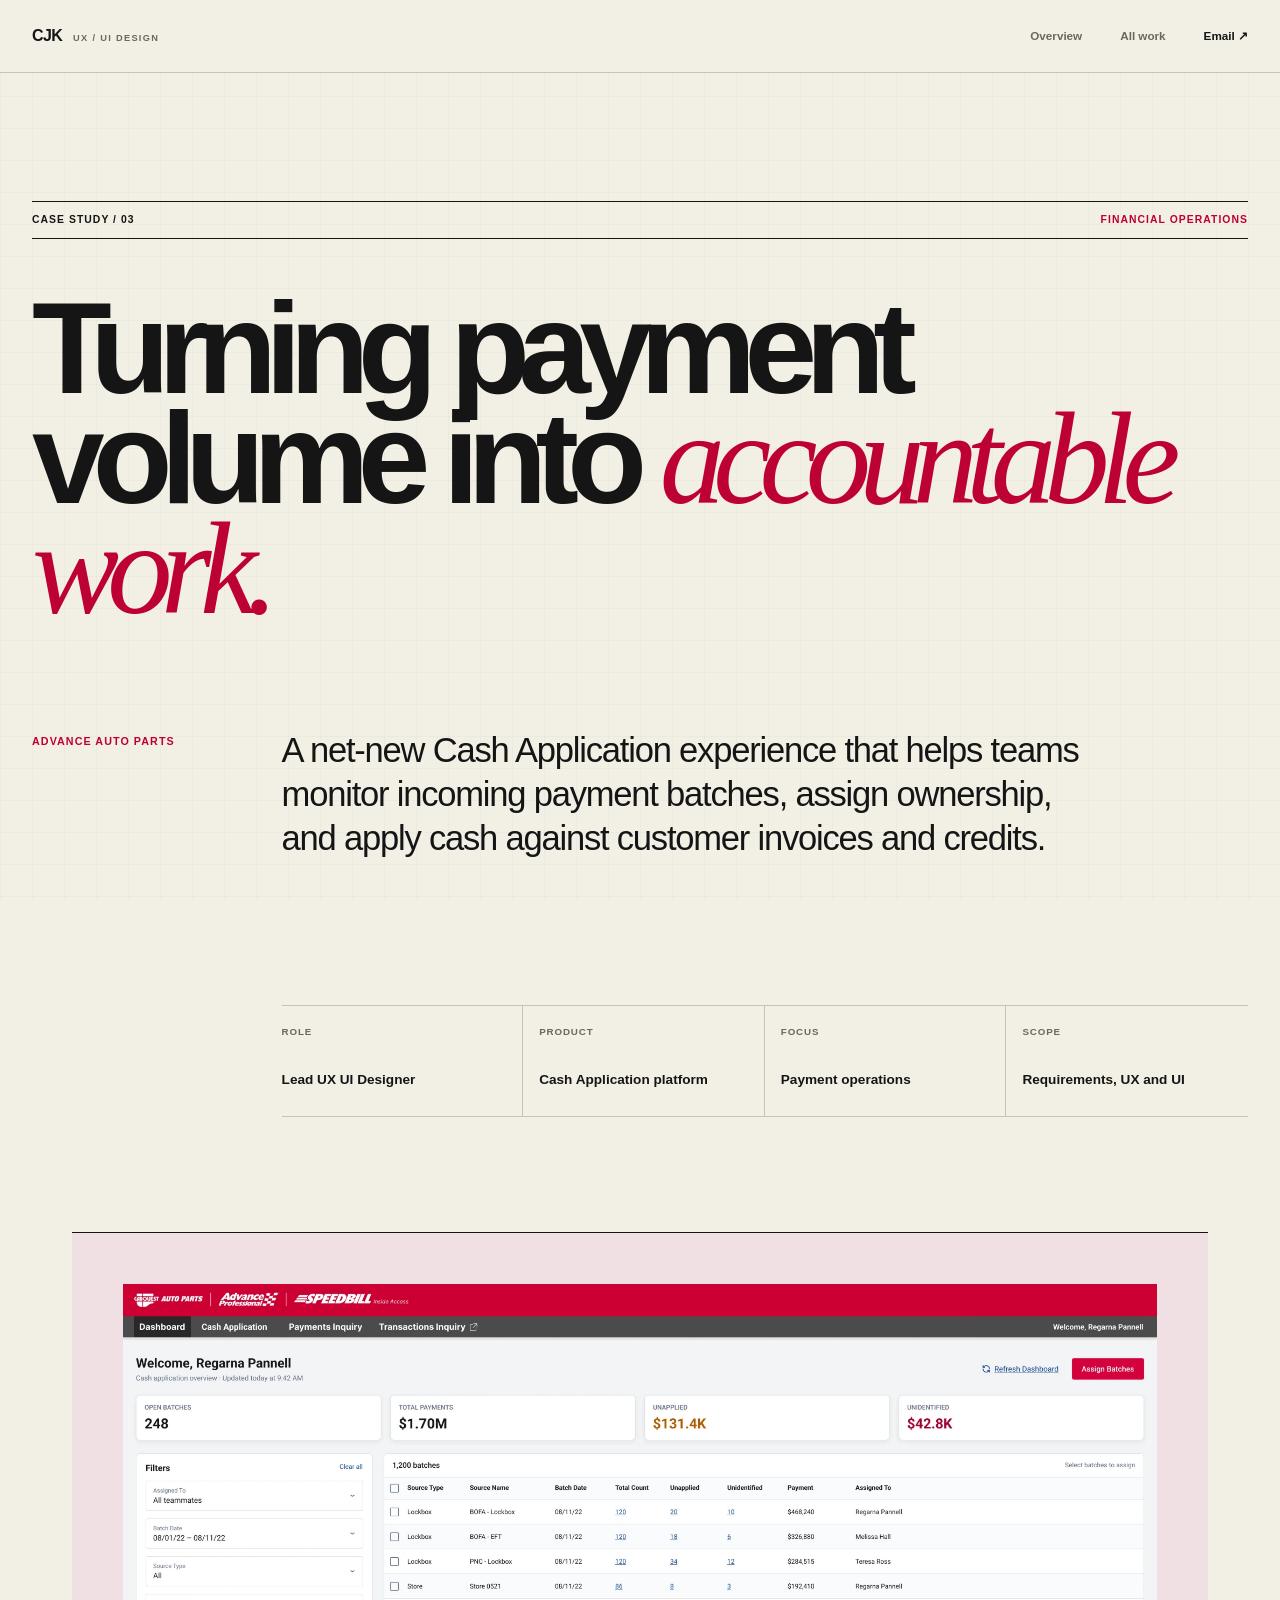
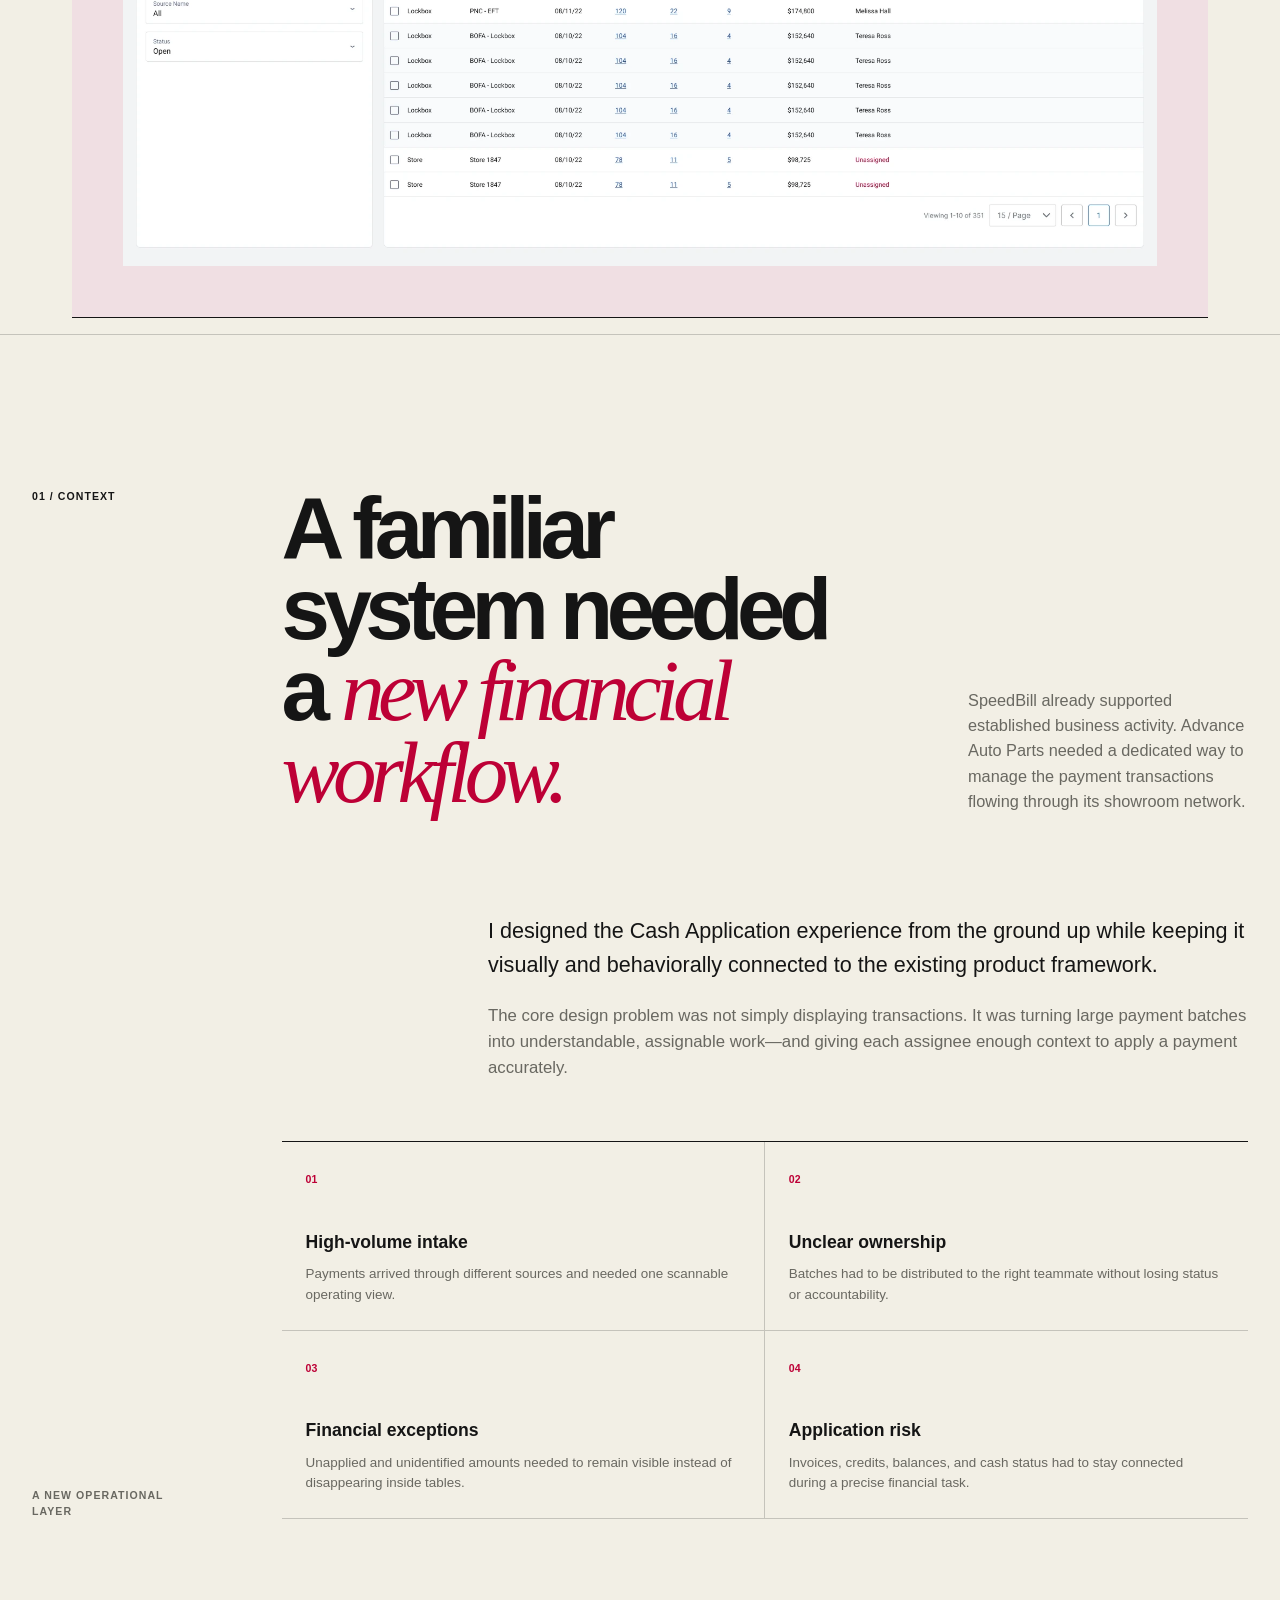
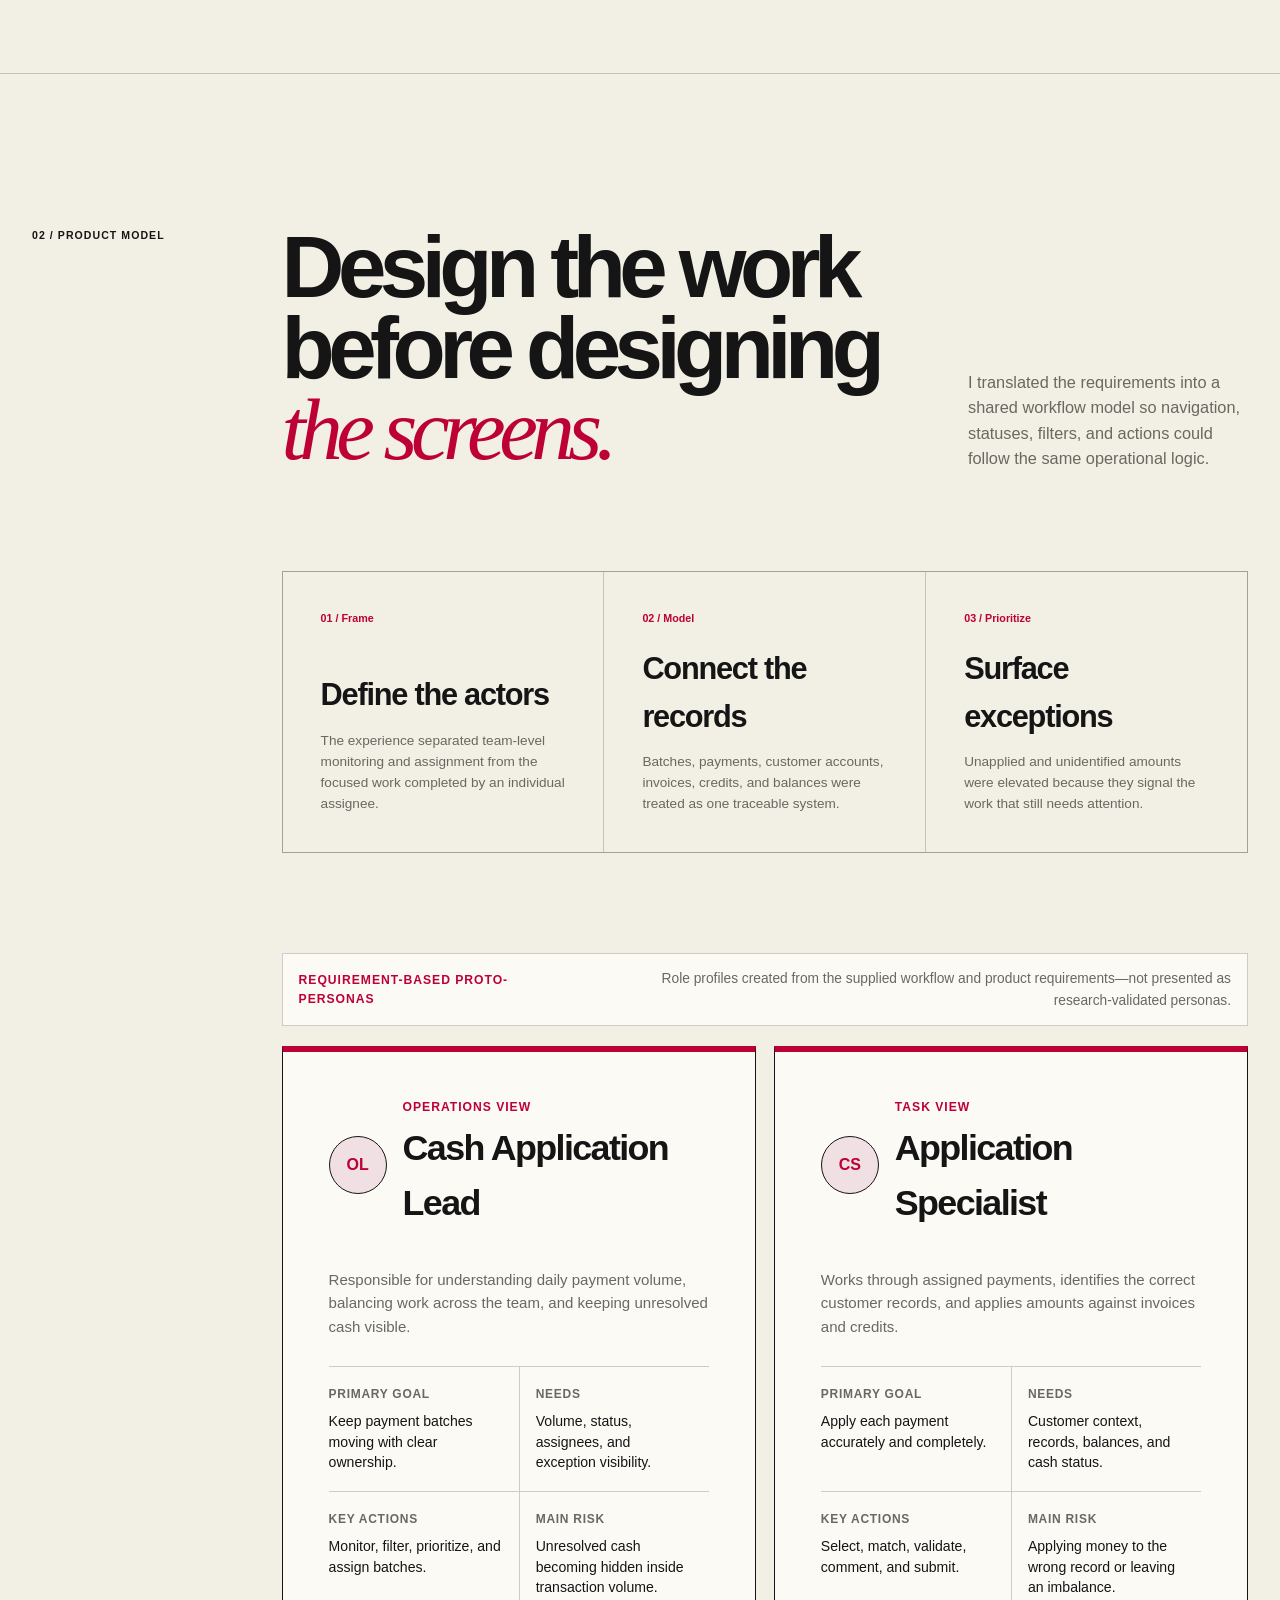
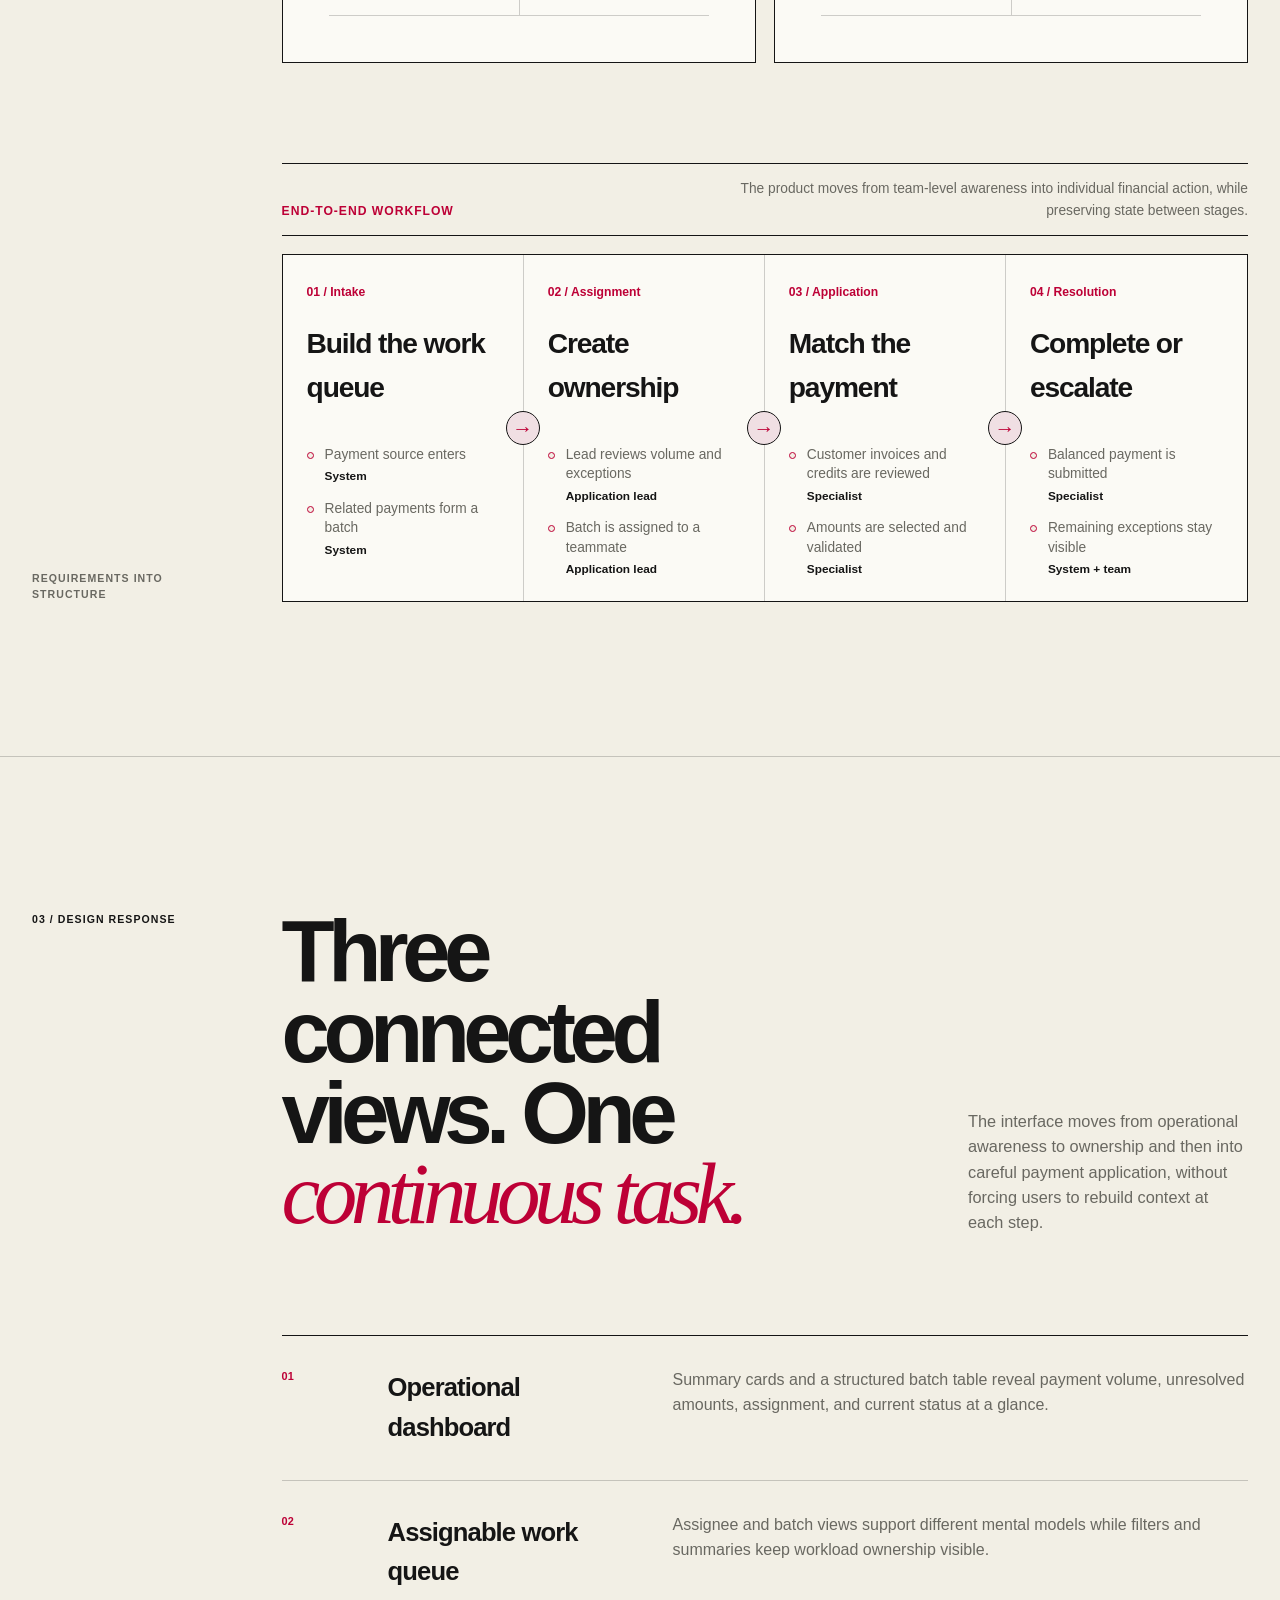
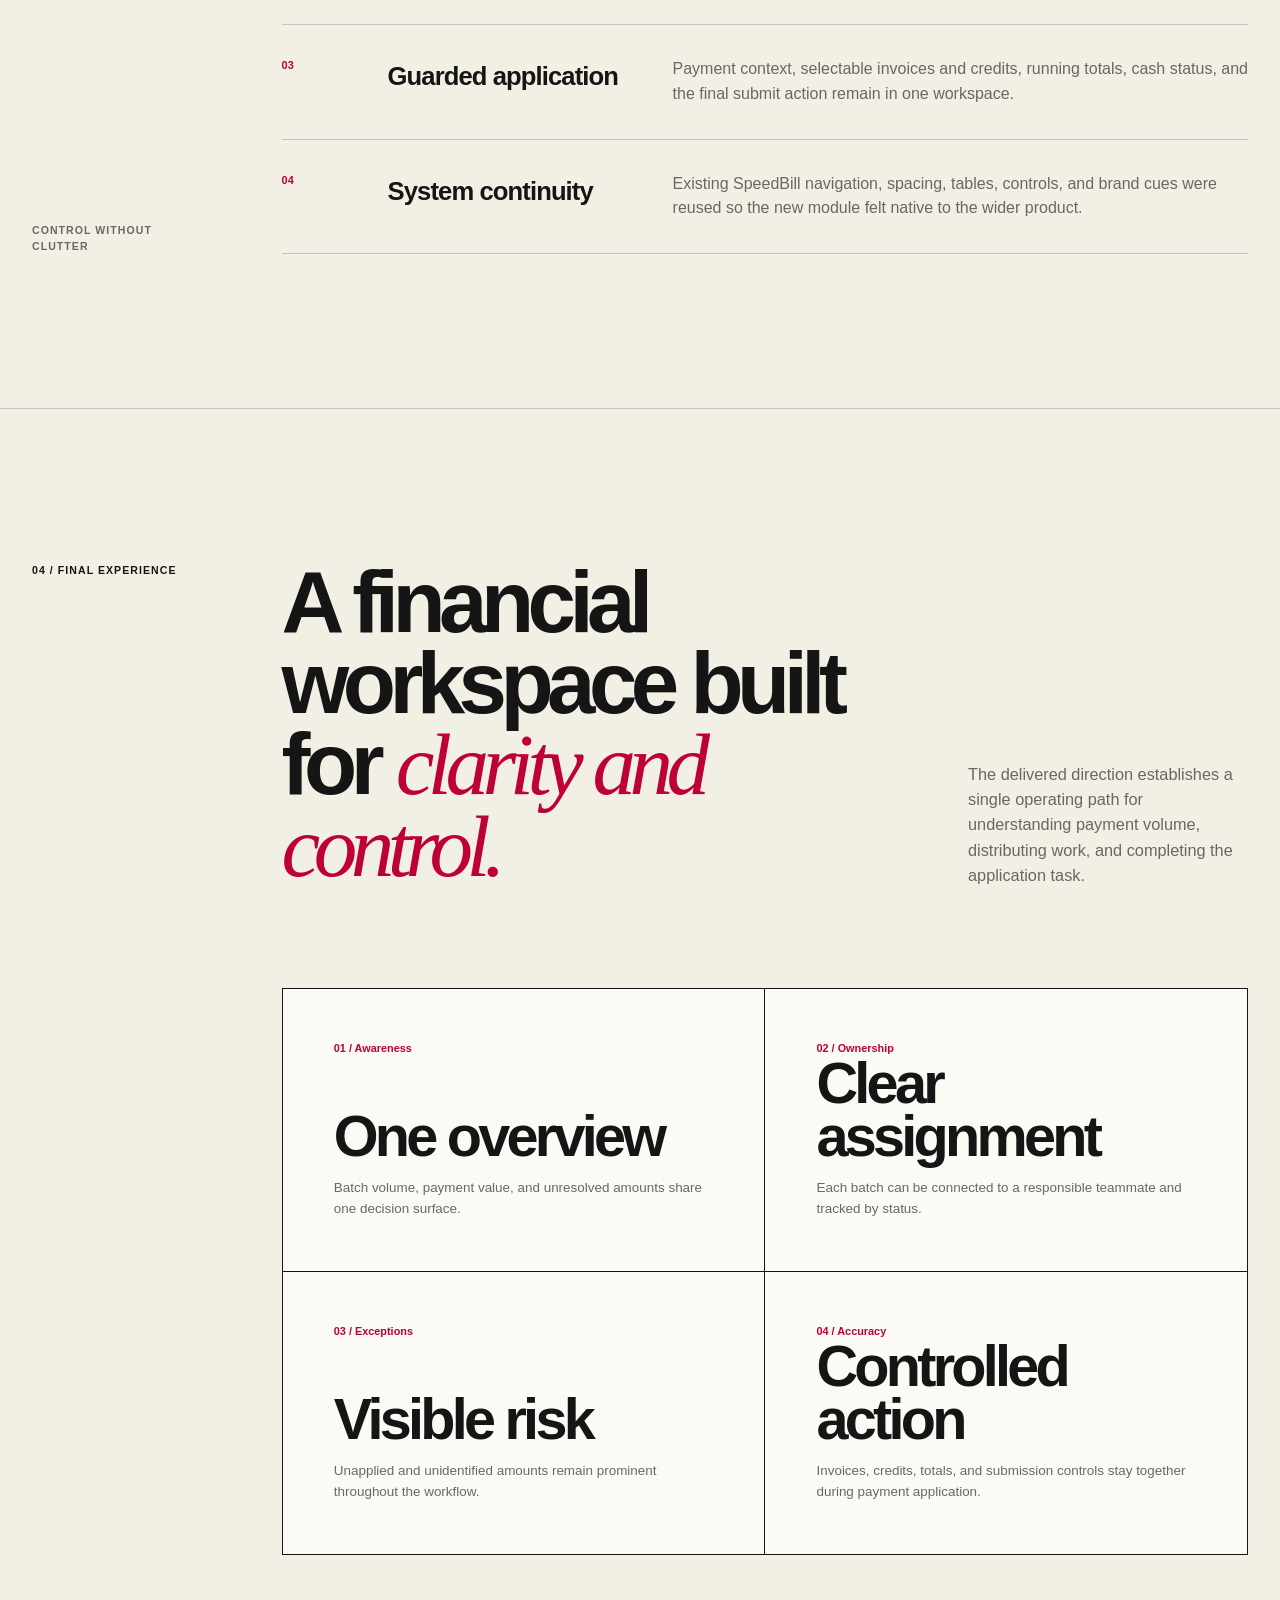
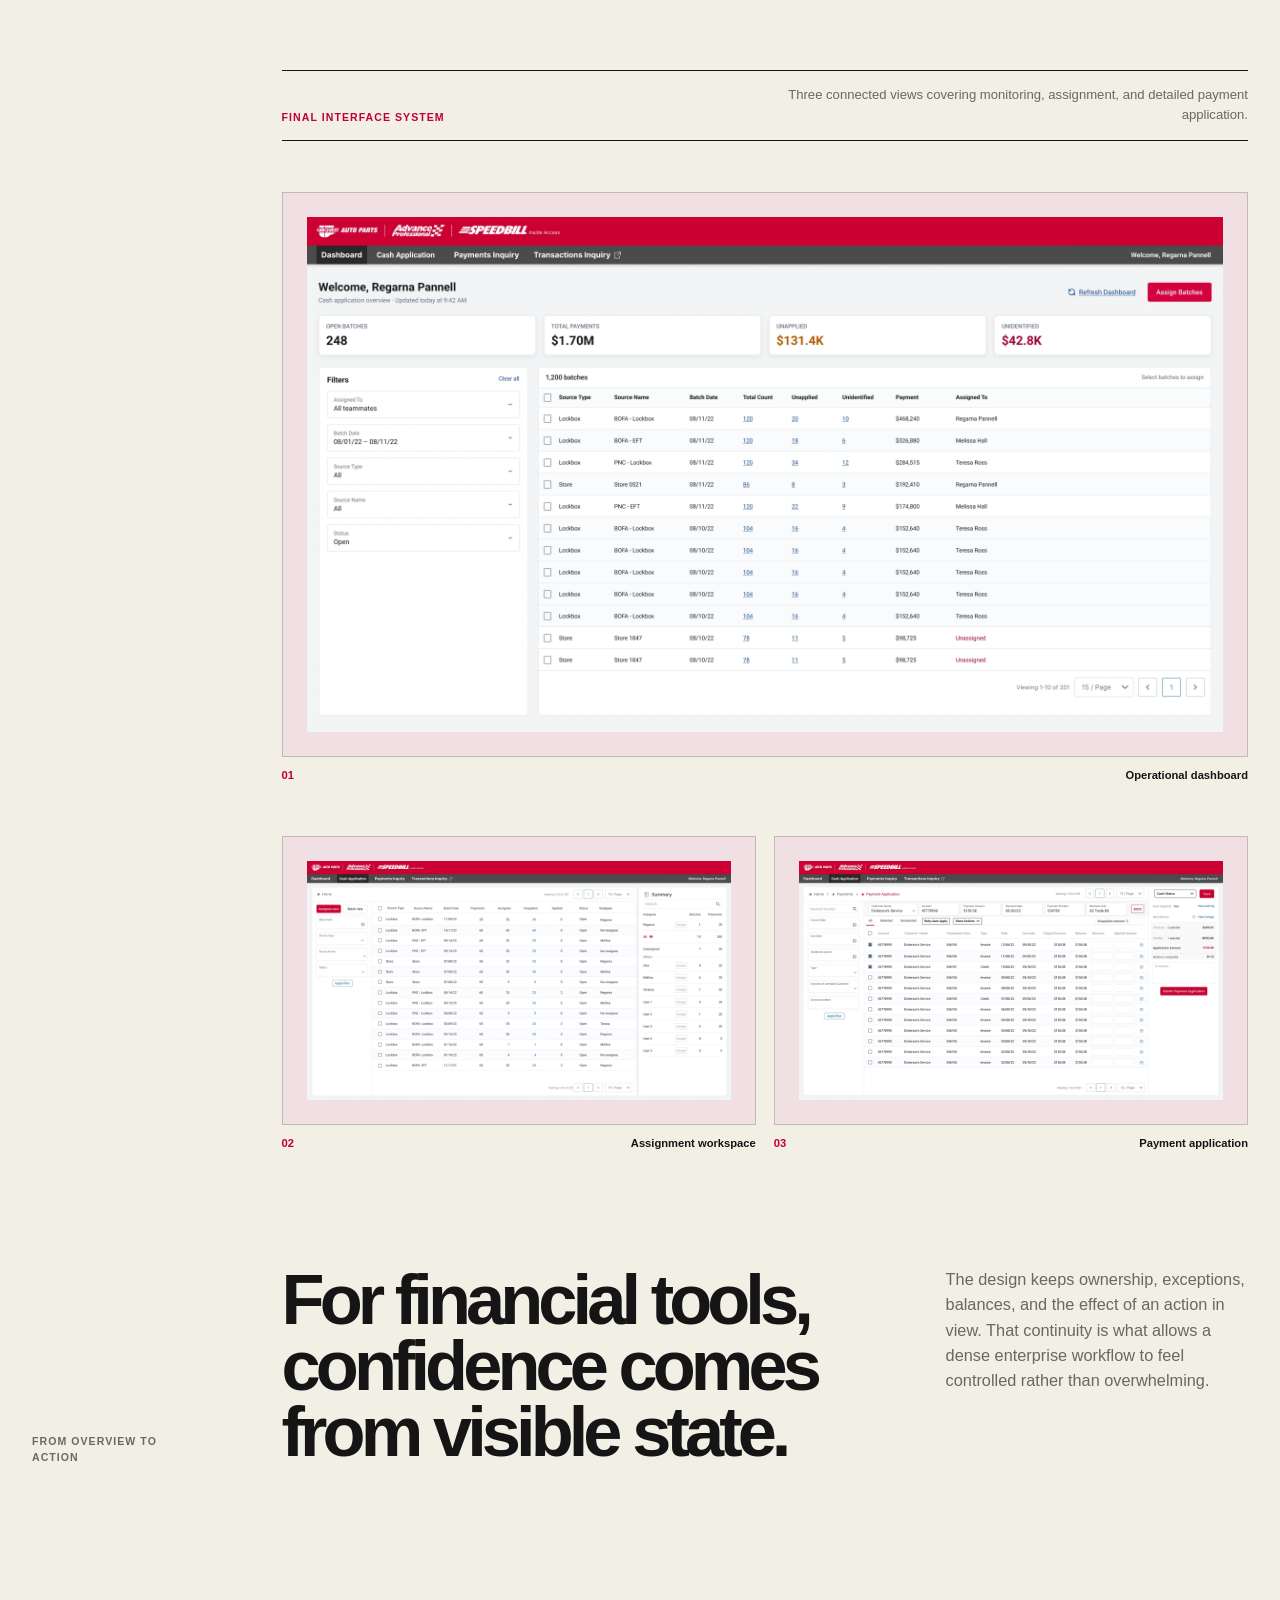
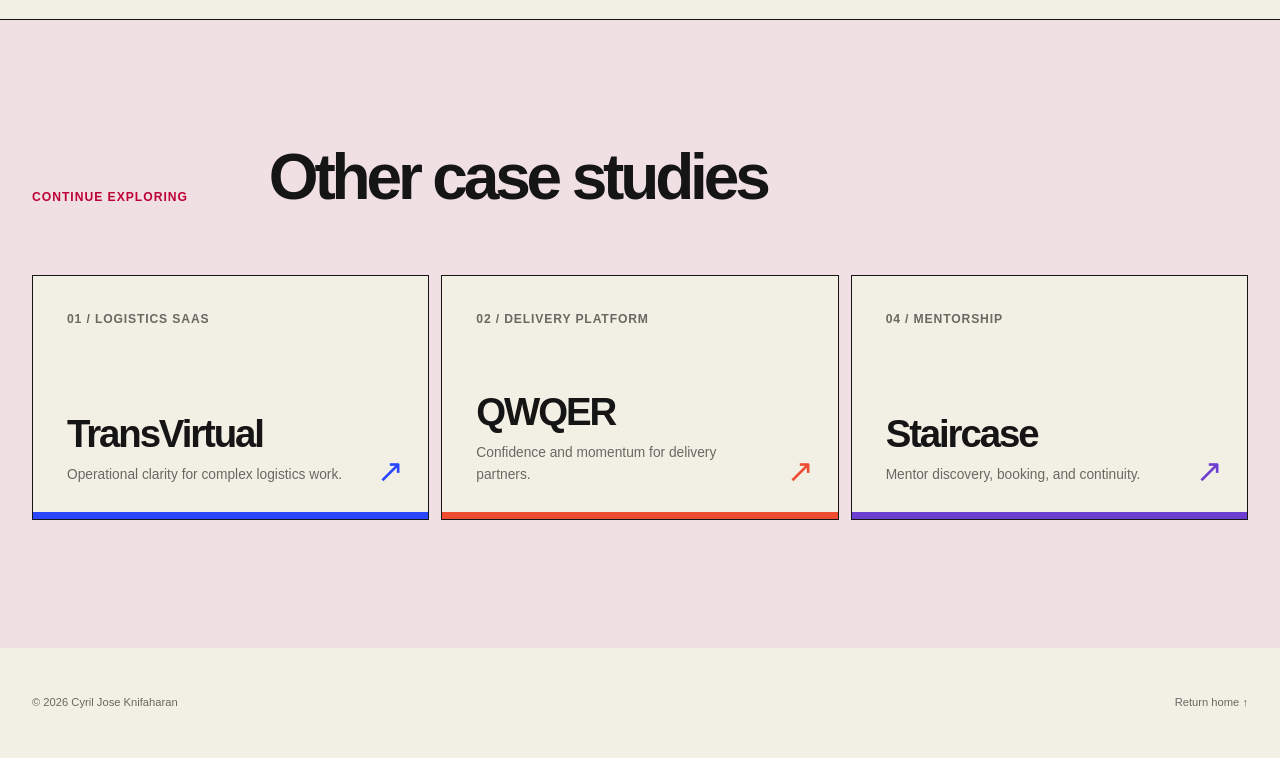
<file: pages/advance-auto-parts.html>
<!doctype html>
<html lang="en">
<head>
  <meta charset="utf-8">
  <meta name="viewport" content="width=device-width, initial-scale=1">
  <meta name="description" content="Advance Auto Parts Cash Application platform case study by UX/UI Designer Cyril Jose Knifaharan.">
  <meta name="theme-color" content="#f2efe5">
  <title>Advance Auto Parts Case Study — Cyril Jose Knifaharan</title>
  <link rel="stylesheet" href="../style.css">
  <link rel="stylesheet" href="../css/case-study.css">
</head>
<body class="case-page advance">
  <a class="skip-link" href="#case-main">Skip to case study</a>
  <header class="case-header">
    <nav class="case-nav shell" aria-label="Case study navigation">
      <a class="brand" href="../index.html"><span>CJK</span><small>UX / UI DESIGN</small></a>
      <div class="case-nav-links"><a href="#top">Overview</a><a href="../index.html#work">All work</a><a href="mailto:knifaharan@outlook.com">Email ↗</a></div>
    </nav>
  </header>

  <main id="case-main">
    <section class="case-hero shell" id="top" aria-labelledby="case-title">
      <p class="case-kicker reveal"><span>Case study / 03</span><span>Financial operations</span></p>
      <h1 id="case-title" class="reveal">Turning payment volume into <em>accountable work.</em></h1>
      <div class="case-intro reveal">
        <p class="case-intro-label">Advance Auto Parts</p>
        <p class="case-summary">A net-new Cash Application experience that helps teams monitor incoming payment batches, assign ownership, and apply cash against customer invoices and credits.</p>
        <dl class="case-meta">
          <div><dt>Role</dt><dd>Lead UX UI Designer</dd></div>
          <div><dt>Product</dt><dd>Cash Application platform</dd></div>
          <div><dt>Focus</dt><dd>Payment operations</dd></div>
          <div><dt>Scope</dt><dd>Requirements, UX and UI</dd></div>
        </dl>
      </div>
      <figure class="case-hero-media reveal"><img src="../assets/images/case-studies/advance-dashboard.webp" alt="Advance Auto Parts Cash Application dashboard with payment totals, batch filters, ownership, and exception statuses"></figure>
    </section>

    <section class="case-section" aria-labelledby="advance-context-title">
      <div class="shell case-grid">
        <header class="case-rail reveal"><p>01 / Context</p><span>A new operational layer</span></header>
        <div>
          <div class="case-heading reveal"><h2 id="advance-context-title">A familiar system needed a <em>new financial workflow.</em></h2><p>SpeedBill already supported established business activity. Advance Auto Parts needed a dedicated way to manage the payment transactions flowing through its showroom network.</p></div>
          <div class="case-body-copy reveal"><p>I designed the Cash Application experience from the ground up while keeping it visually and behaviorally connected to the existing product framework.</p><p>The core design problem was not simply displaying transactions. It was turning large payment batches into understandable, assignable work—and giving each assignee enough context to apply a payment accurately.</p></div>
          <ul class="challenge-list reveal">
            <li><span>01</span><strong>High-volume intake</strong><p>Payments arrived through different sources and needed one scannable operating view.</p></li>
            <li><span>02</span><strong>Unclear ownership</strong><p>Batches had to be distributed to the right teammate without losing status or accountability.</p></li>
            <li><span>03</span><strong>Financial exceptions</strong><p>Unapplied and unidentified amounts needed to remain visible instead of disappearing inside tables.</p></li>
            <li><span>04</span><strong>Application risk</strong><p>Invoices, credits, balances, and cash status had to stay connected during a precise financial task.</p></li>
          </ul>
        </div>
      </div>
    </section>

    <section class="case-section" aria-labelledby="advance-model-title">
      <div class="shell case-grid">
        <header class="case-rail reveal"><p>02 / Product model</p><span>Requirements into structure</span></header>
        <div>
          <div class="case-heading reveal"><h2 id="advance-model-title">Design the work before designing <em>the screens.</em></h2><p>I translated the requirements into a shared workflow model so navigation, statuses, filters, and actions could follow the same operational logic.</p></div>
          <div class="case-process reveal">
            <article><span>01 / Frame</span><h3>Define the actors</h3><p>The experience separated team-level monitoring and assignment from the focused work completed by an individual assignee.</p></article>
            <article><span>02 / Model</span><h3>Connect the records</h3><p>Batches, payments, customer accounts, invoices, credits, and balances were treated as one traceable system.</p></article>
            <article><span>03 / Prioritize</span><h3>Surface exceptions</h3><p>Unapplied and unidentified amounts were elevated because they signal the work that still needs attention.</p></article>
          </div>
          <div class="artifact-note reveal"><strong>Requirement-based proto-personas</strong><p>Role profiles created from the supplied workflow and product requirements—not presented as research-validated personas.</p></div>
          <div class="persona-grid reveal">
            <article class="persona-card">
              <div class="persona-head"><span class="persona-mark" aria-hidden="true">OL</span><div><p>Operations view</p><h3>Cash Application Lead</h3></div></div>
              <p>Responsible for understanding daily payment volume, balancing work across the team, and keeping unresolved cash visible.</p>
              <dl><div><dt>Primary goal</dt><dd>Keep payment batches moving with clear ownership.</dd></div><div><dt>Needs</dt><dd>Volume, status, assignees, and exception visibility.</dd></div><div><dt>Key actions</dt><dd>Monitor, filter, prioritize, and assign batches.</dd></div><div><dt>Main risk</dt><dd>Unresolved cash becoming hidden inside transaction volume.</dd></div></dl>
            </article>
            <article class="persona-card">
              <div class="persona-head"><span class="persona-mark" aria-hidden="true">CS</span><div><p>Task view</p><h3>Application Specialist</h3></div></div>
              <p>Works through assigned payments, identifies the correct customer records, and applies amounts against invoices and credits.</p>
              <dl><div><dt>Primary goal</dt><dd>Apply each payment accurately and completely.</dd></div><div><dt>Needs</dt><dd>Customer context, records, balances, and cash status.</dd></div><div><dt>Key actions</dt><dd>Select, match, validate, comment, and submit.</dd></div><div><dt>Main risk</dt><dd>Applying money to the wrong record or leaving an imbalance.</dd></div></dl>
            </article>
          </div>
          <div class="flow-chart reveal">
            <div class="flow-chart-header"><span>End-to-end workflow</span><p>The product moves from team-level awareness into individual financial action, while preserving state between stages.</p></div>
            <div class="flow-phases">
              <article class="flow-phase"><span>01 / Intake</span><h3>Build the work queue</h3><ol><li>Payment source enters<small>System</small></li><li>Related payments form a batch<small>System</small></li></ol></article>
              <article class="flow-phase"><span>02 / Assignment</span><h3>Create ownership</h3><ol><li>Lead reviews volume and exceptions<small>Application lead</small></li><li>Batch is assigned to a teammate<small>Application lead</small></li></ol></article>
              <article class="flow-phase"><span>03 / Application</span><h3>Match the payment</h3><ol><li>Customer invoices and credits are reviewed<small>Specialist</small></li><li>Amounts are selected and validated<small>Specialist</small></li></ol></article>
              <article class="flow-phase"><span>04 / Resolution</span><h3>Complete or escalate</h3><ol><li>Balanced payment is submitted<small>Specialist</small></li><li>Remaining exceptions stay visible<small>System + team</small></li></ol></article>
            </div>
          </div>
        </div>
      </div>
    </section>

    <section class="case-section" aria-labelledby="advance-design-title">
      <div class="shell case-grid">
        <header class="case-rail reveal"><p>03 / Design response</p><span>Control without clutter</span></header>
        <div>
          <div class="case-heading reveal"><h2 id="advance-design-title">Three connected views. One <em>continuous task.</em></h2><p>The interface moves from operational awareness to ownership and then into careful payment application, without forcing users to rebuild context at each step.</p></div>
          <div class="design-moves reveal">
            <article class="design-move"><span>01</span><h3>Operational dashboard</h3><p>Summary cards and a structured batch table reveal payment volume, unresolved amounts, assignment, and current status at a glance.</p></article>
            <article class="design-move"><span>02</span><h3>Assignable work queue</h3><p>Assignee and batch views support different mental models while filters and summaries keep workload ownership visible.</p></article>
            <article class="design-move"><span>03</span><h3>Guarded application</h3><p>Payment context, selectable invoices and credits, running totals, cash status, and the final submit action remain in one workspace.</p></article>
            <article class="design-move"><span>04</span><h3>System continuity</h3><p>Existing SpeedBill navigation, spacing, tables, controls, and brand cues were reused so the new module felt native to the wider product.</p></article>
          </div>
        </div>
      </div>
    </section>

    <section class="case-section" aria-labelledby="advance-outcome-title">
      <div class="shell case-grid">
        <header class="case-rail reveal"><p>04 / Final experience</p><span>From overview to action</span></header>
        <div>
          <div class="case-heading reveal"><h2 id="advance-outcome-title">A financial workspace built for <em>clarity and control.</em></h2><p>The delivered direction establishes a single operating path for understanding payment volume, distributing work, and completing the application task.</p></div>
          <div class="outcome-grid reveal">
            <article><span>01 / Awareness</span><strong>One overview</strong><p>Batch volume, payment value, and unresolved amounts share one decision surface.</p></article>
            <article><span>02 / Ownership</span><strong>Clear assignment</strong><p>Each batch can be connected to a responsible teammate and tracked by status.</p></article>
            <article><span>03 / Exceptions</span><strong>Visible risk</strong><p>Unapplied and unidentified amounts remain prominent throughout the workflow.</p></article>
            <article><span>04 / Accuracy</span><strong>Controlled action</strong><p>Invoices, credits, totals, and submission controls stay together during payment application.</p></article>
          </div>
          <div class="case-gallery-block reveal">
            <div class="case-gallery-heading"><span>Final interface system</span><p>Three connected views covering monitoring, assignment, and detailed payment application.</p></div>
            <div class="case-gallery">
              <figure class="case-shot case-shot-wide"><div><img src="../assets/images/case-studies/advance-dashboard.webp" alt="Cash Application dashboard showing operational totals, filters, batch records, and assignees" loading="lazy"></div><figcaption><span>01</span><strong>Operational dashboard</strong></figcaption></figure>
              <figure class="case-shot"><div><img src="../assets/images/case-studies/advance-assignee-view.webp" alt="Cash Application assignee view with payment batches and teammate workload summary" loading="lazy"></div><figcaption><span>02</span><strong>Assignment workspace</strong></figcaption></figure>
              <figure class="case-shot"><div><img src="../assets/images/case-studies/advance-payment-application.webp" alt="Payment Application workspace for selecting invoices and credits and submitting an applied payment" loading="lazy"></div><figcaption><span>03</span><strong>Payment application</strong></figcaption></figure>
            </div>
          </div>
          <div class="case-reflection reveal"><h3>For financial tools, confidence comes from visible state.</h3><p>The design keeps ownership, exceptions, balances, and the effect of an action in view. That continuity is what allows a dense enterprise workflow to feel controlled rather than overwhelming.</p></div>
        </div>
      </div>
    </section>

    <section class="case-explore" aria-labelledby="other-work-title">
      <div class="shell">
        <div class="case-explore-head"><span>Continue exploring</span><h2 id="other-work-title">Other case studies</h2></div>
        <nav class="case-card-grid" aria-label="Other case studies">
          <a class="case-card case-card-tv" href="transvirtual.html"><span>01 / Logistics SaaS</span><strong>TransVirtual</strong><p>Operational clarity for complex logistics work.</p><i aria-hidden="true">↗</i></a>
          <a class="case-card case-card-qwqer" href="qwqer.html"><span>02 / Delivery platform</span><strong>QWQER</strong><p>Confidence and momentum for delivery partners.</p><i aria-hidden="true">↗</i></a>
          <a class="case-card case-card-staircase" href="staircase.html"><span>04 / Mentorship</span><strong>Staircase</strong><p>Mentor discovery, booking, and continuity.</p><i aria-hidden="true">↗</i></a>
        </nav>
      </div>
    </section>
  </main>

  <footer class="case-footer shell"><p>© <span data-year></span> Cyril Jose Knifaharan</p><a href="../index.html">Return home ↑</a></footer>
  <script src="../script.js" defer></script>
</body>
</html>
</file>
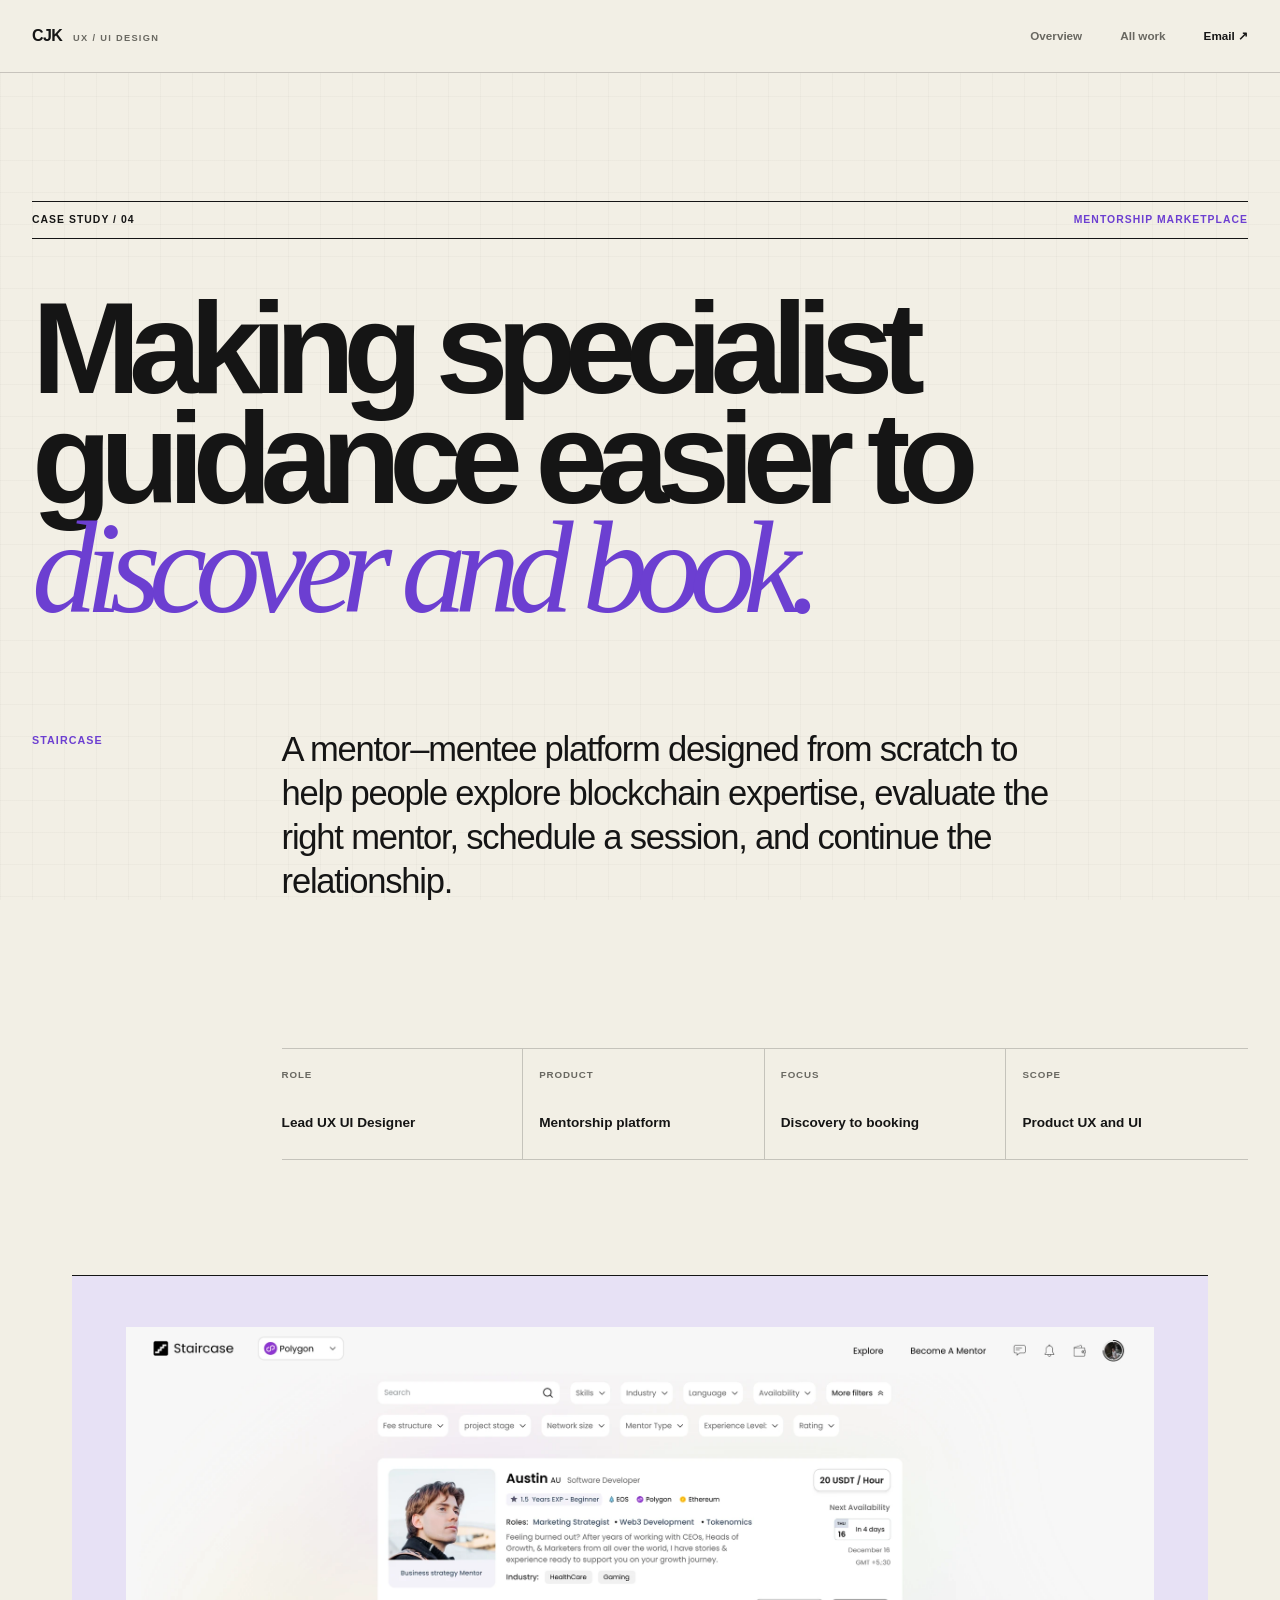
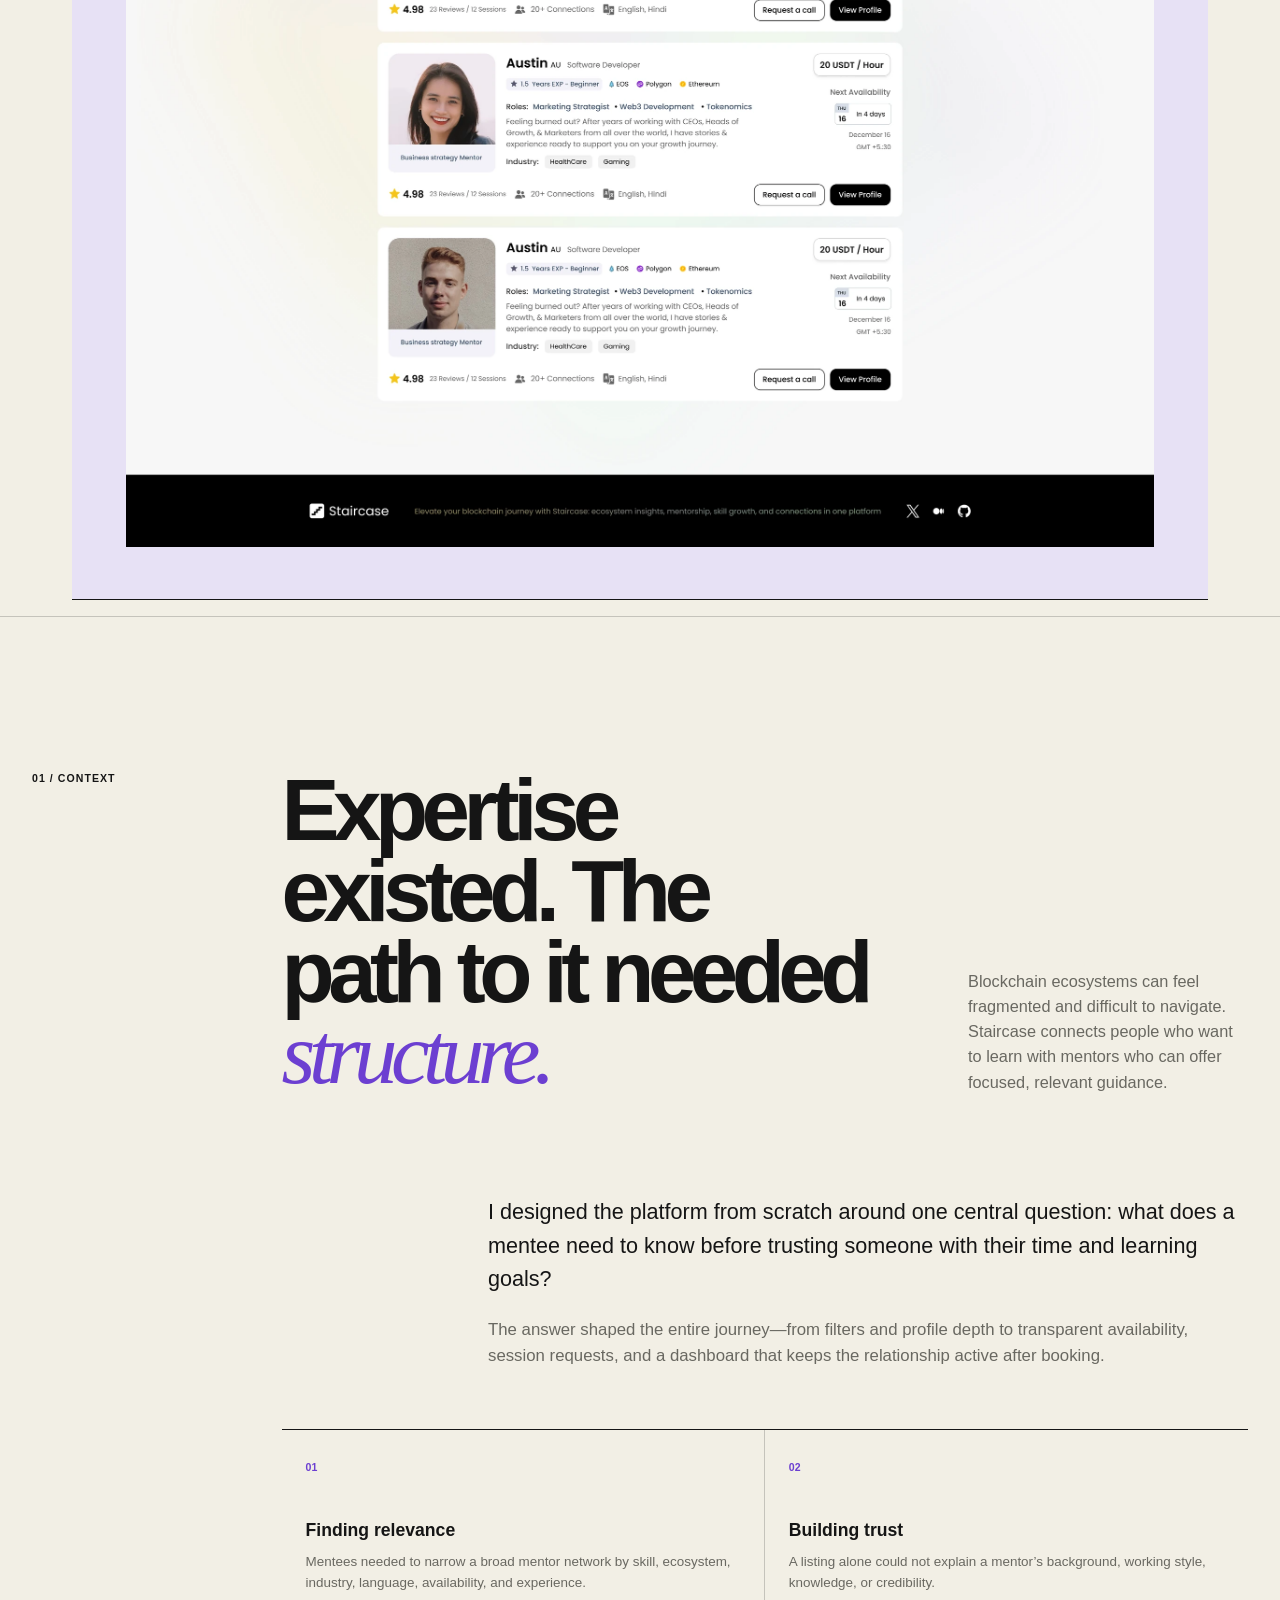
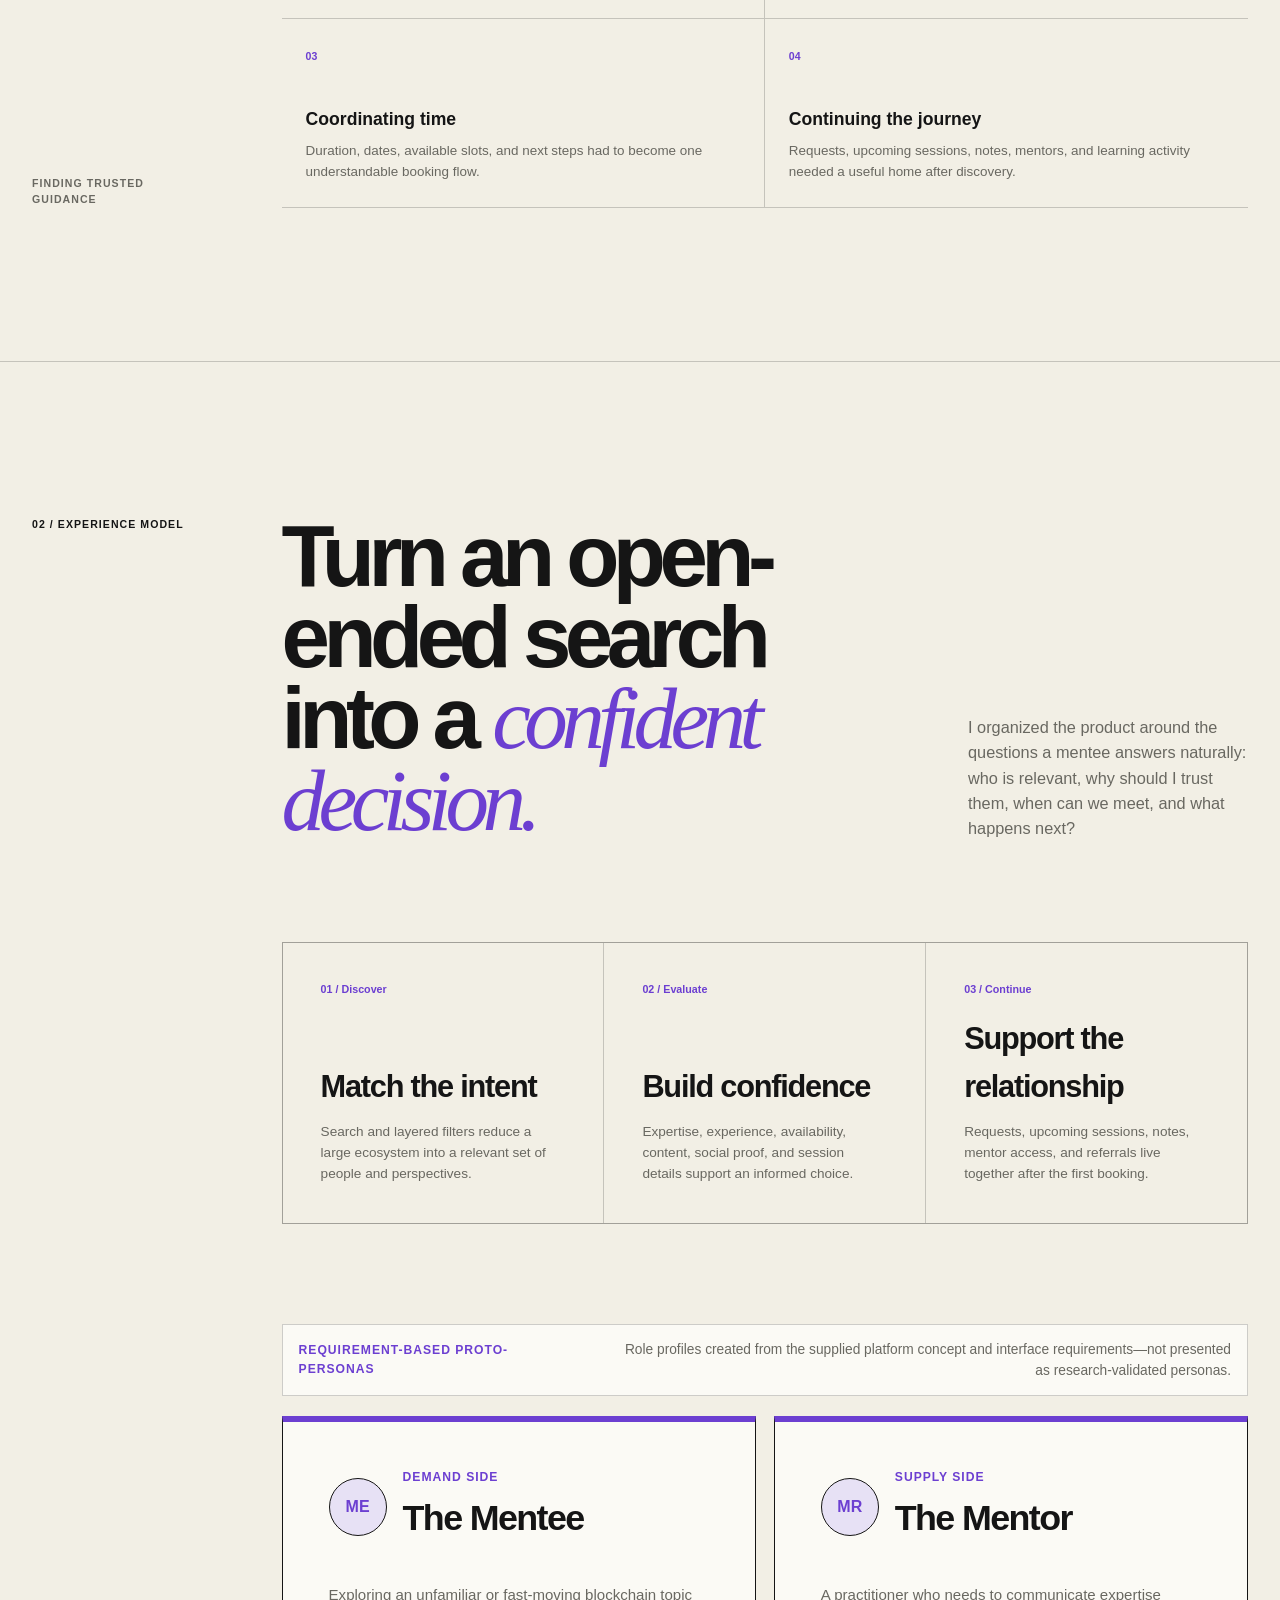
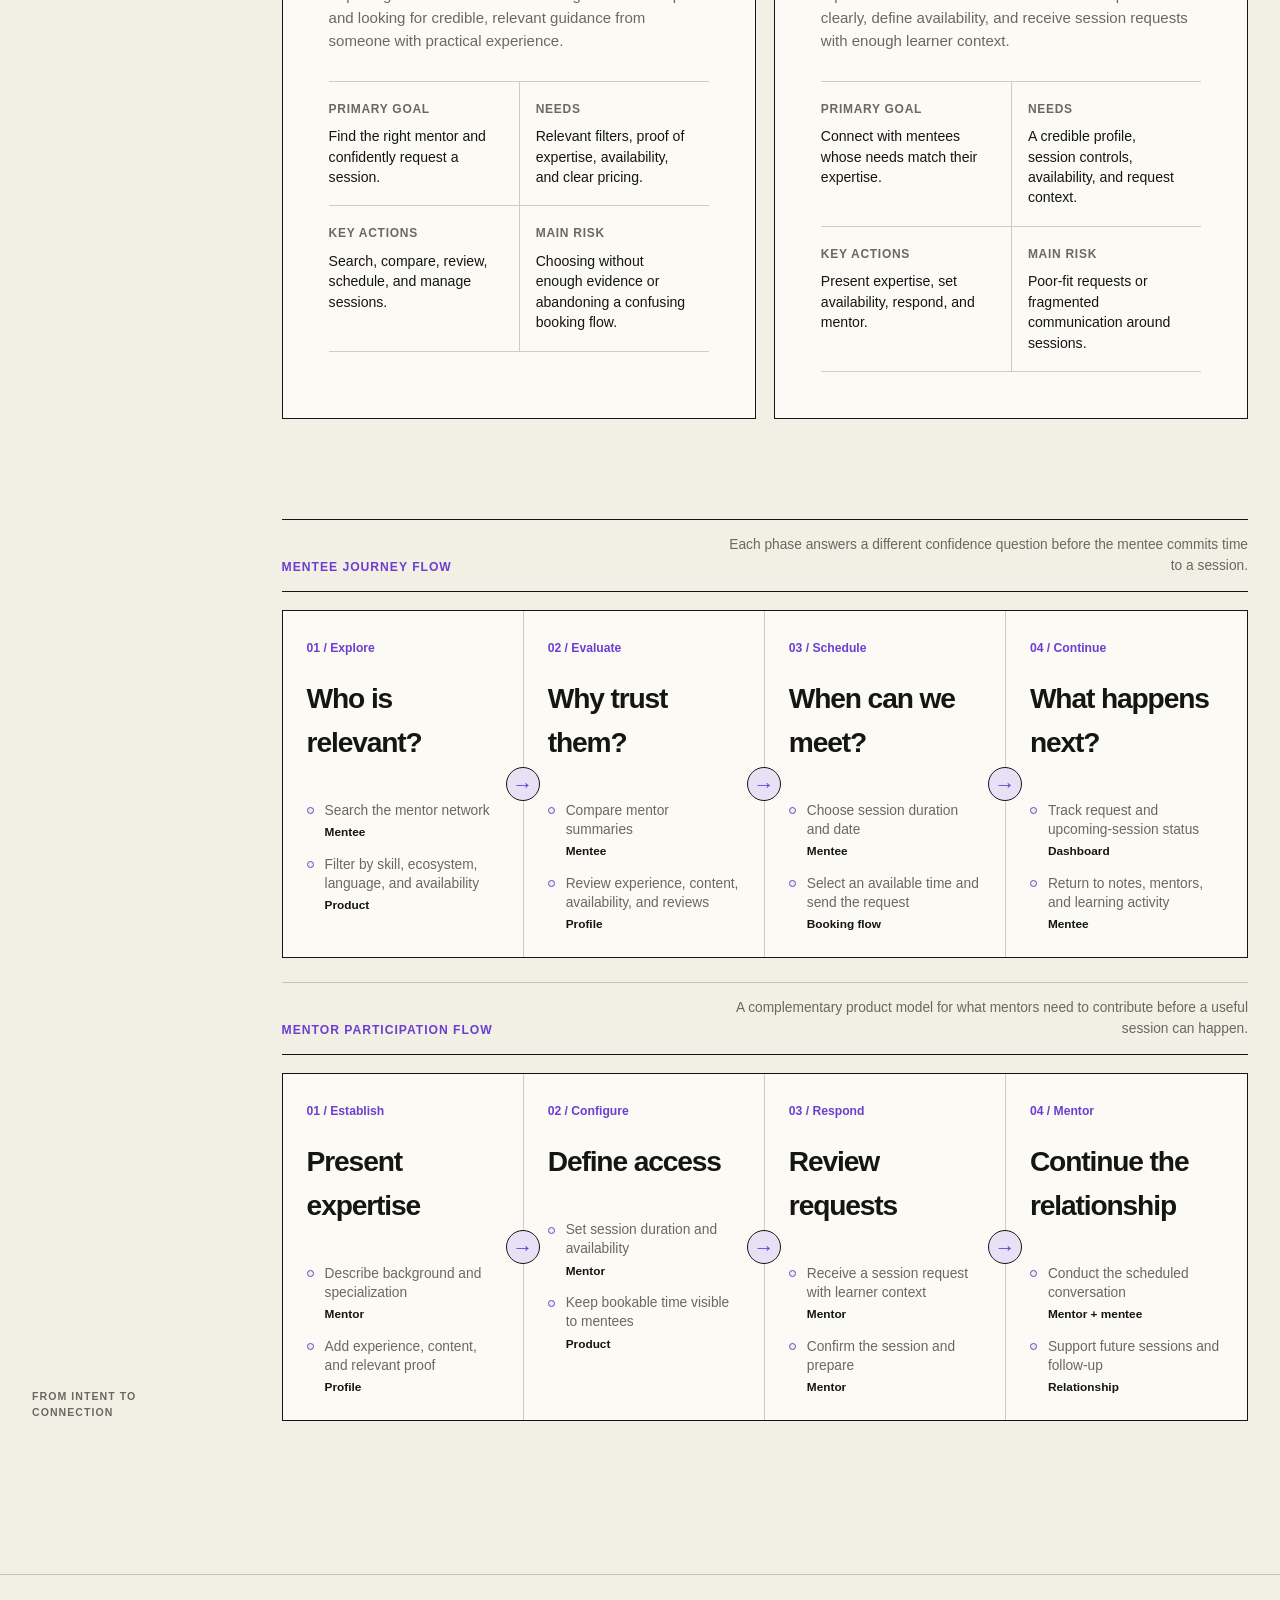
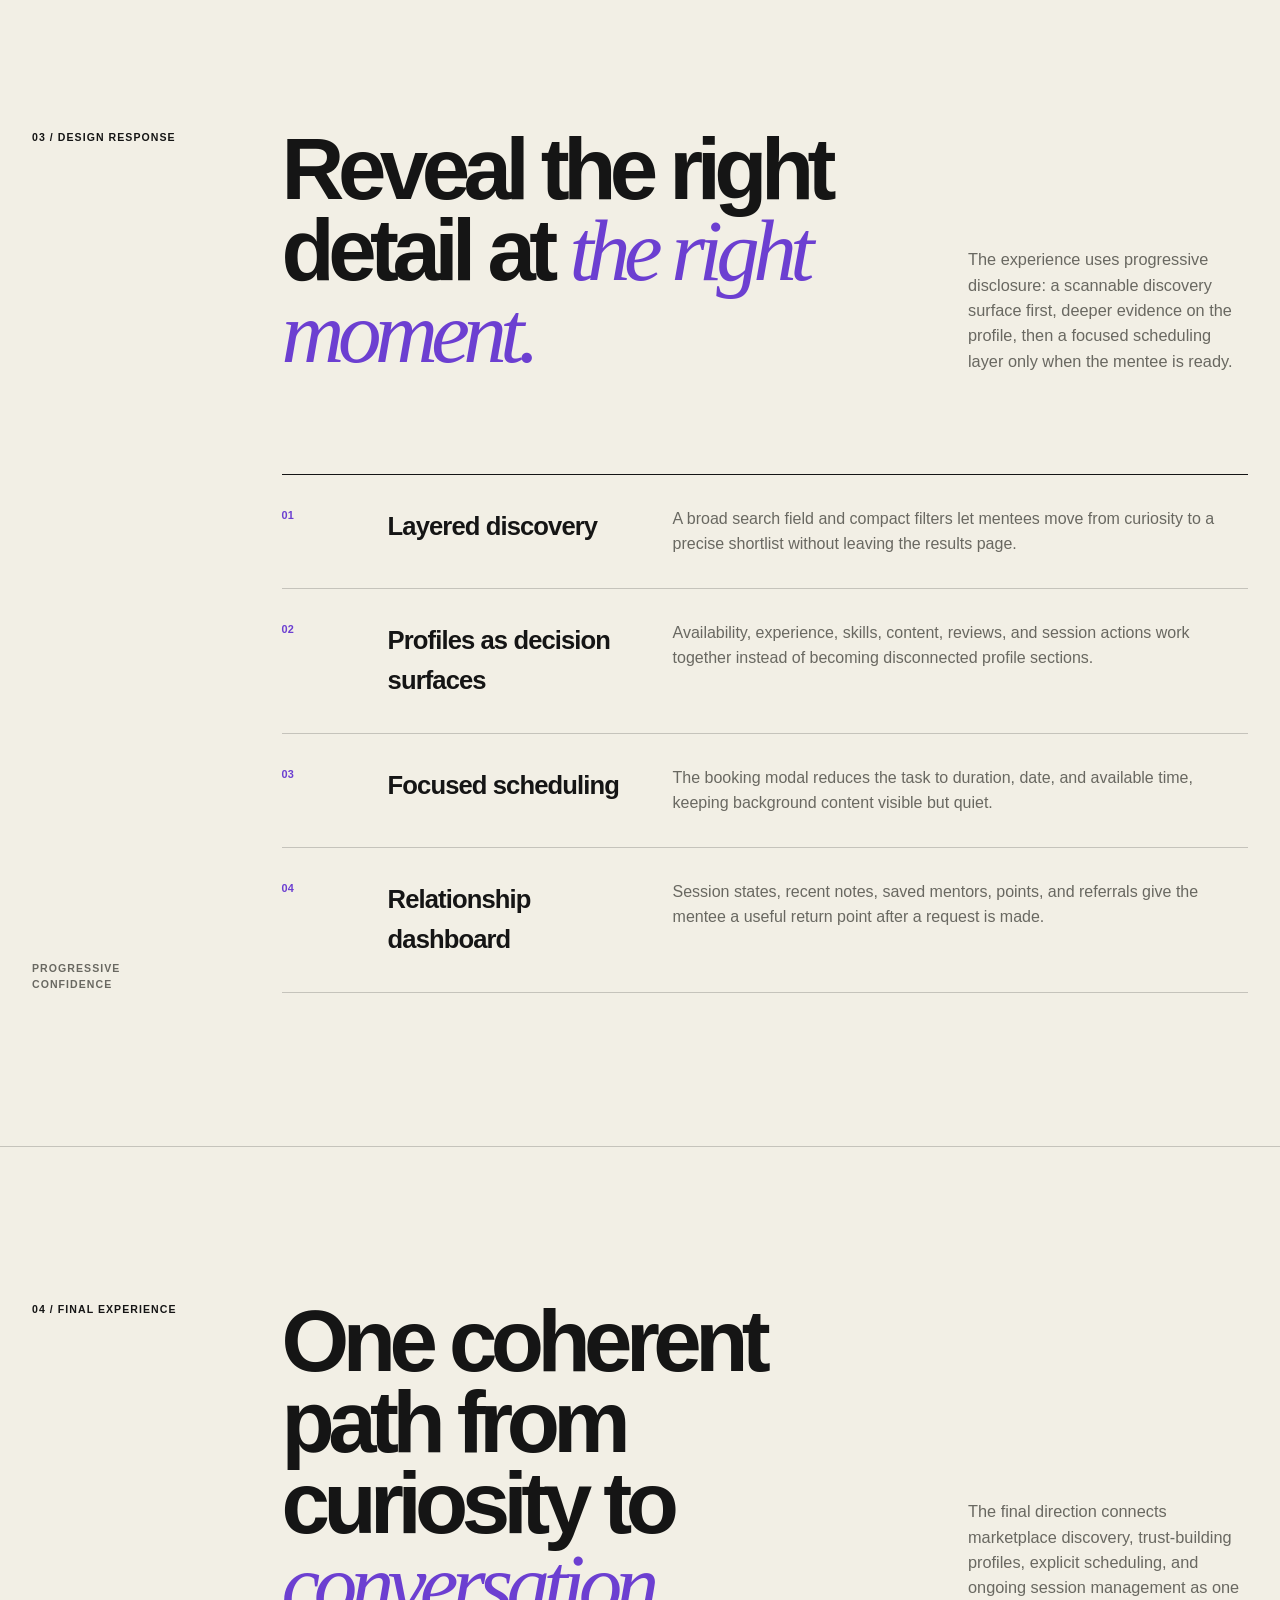
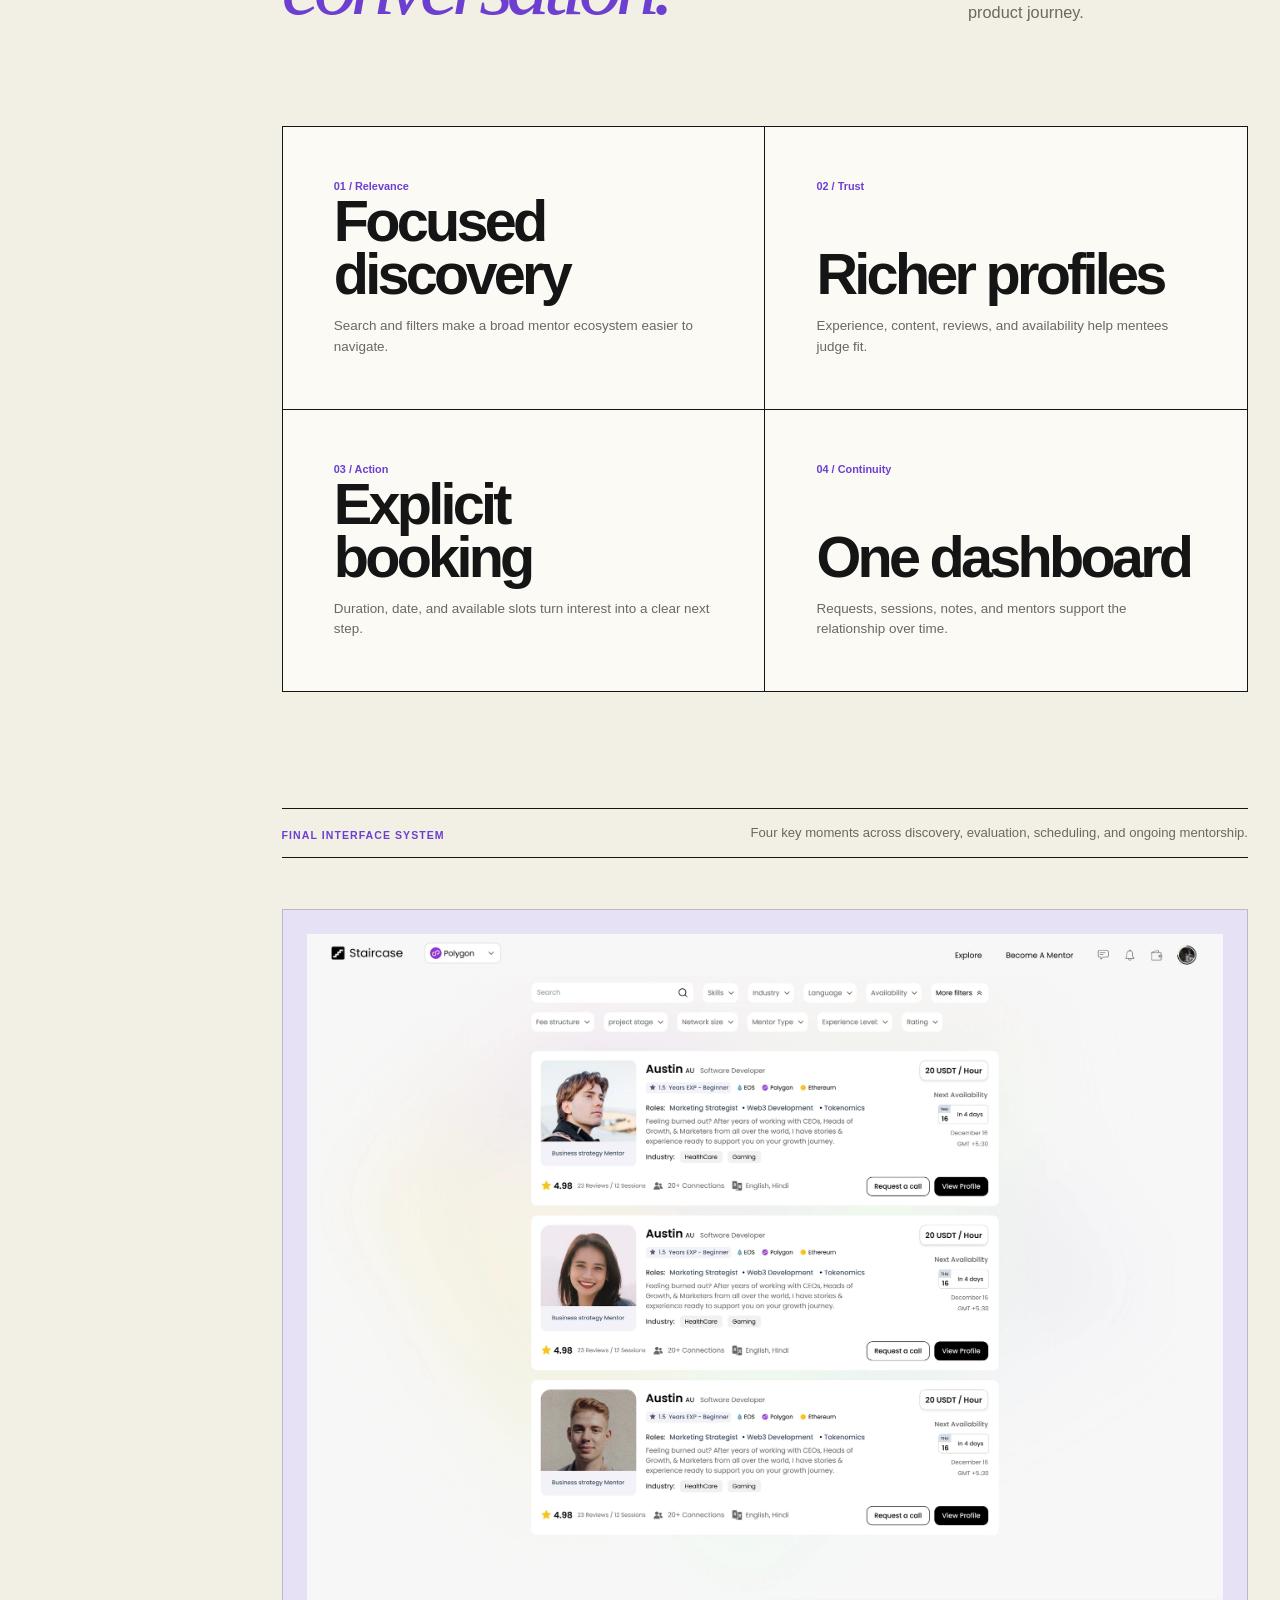
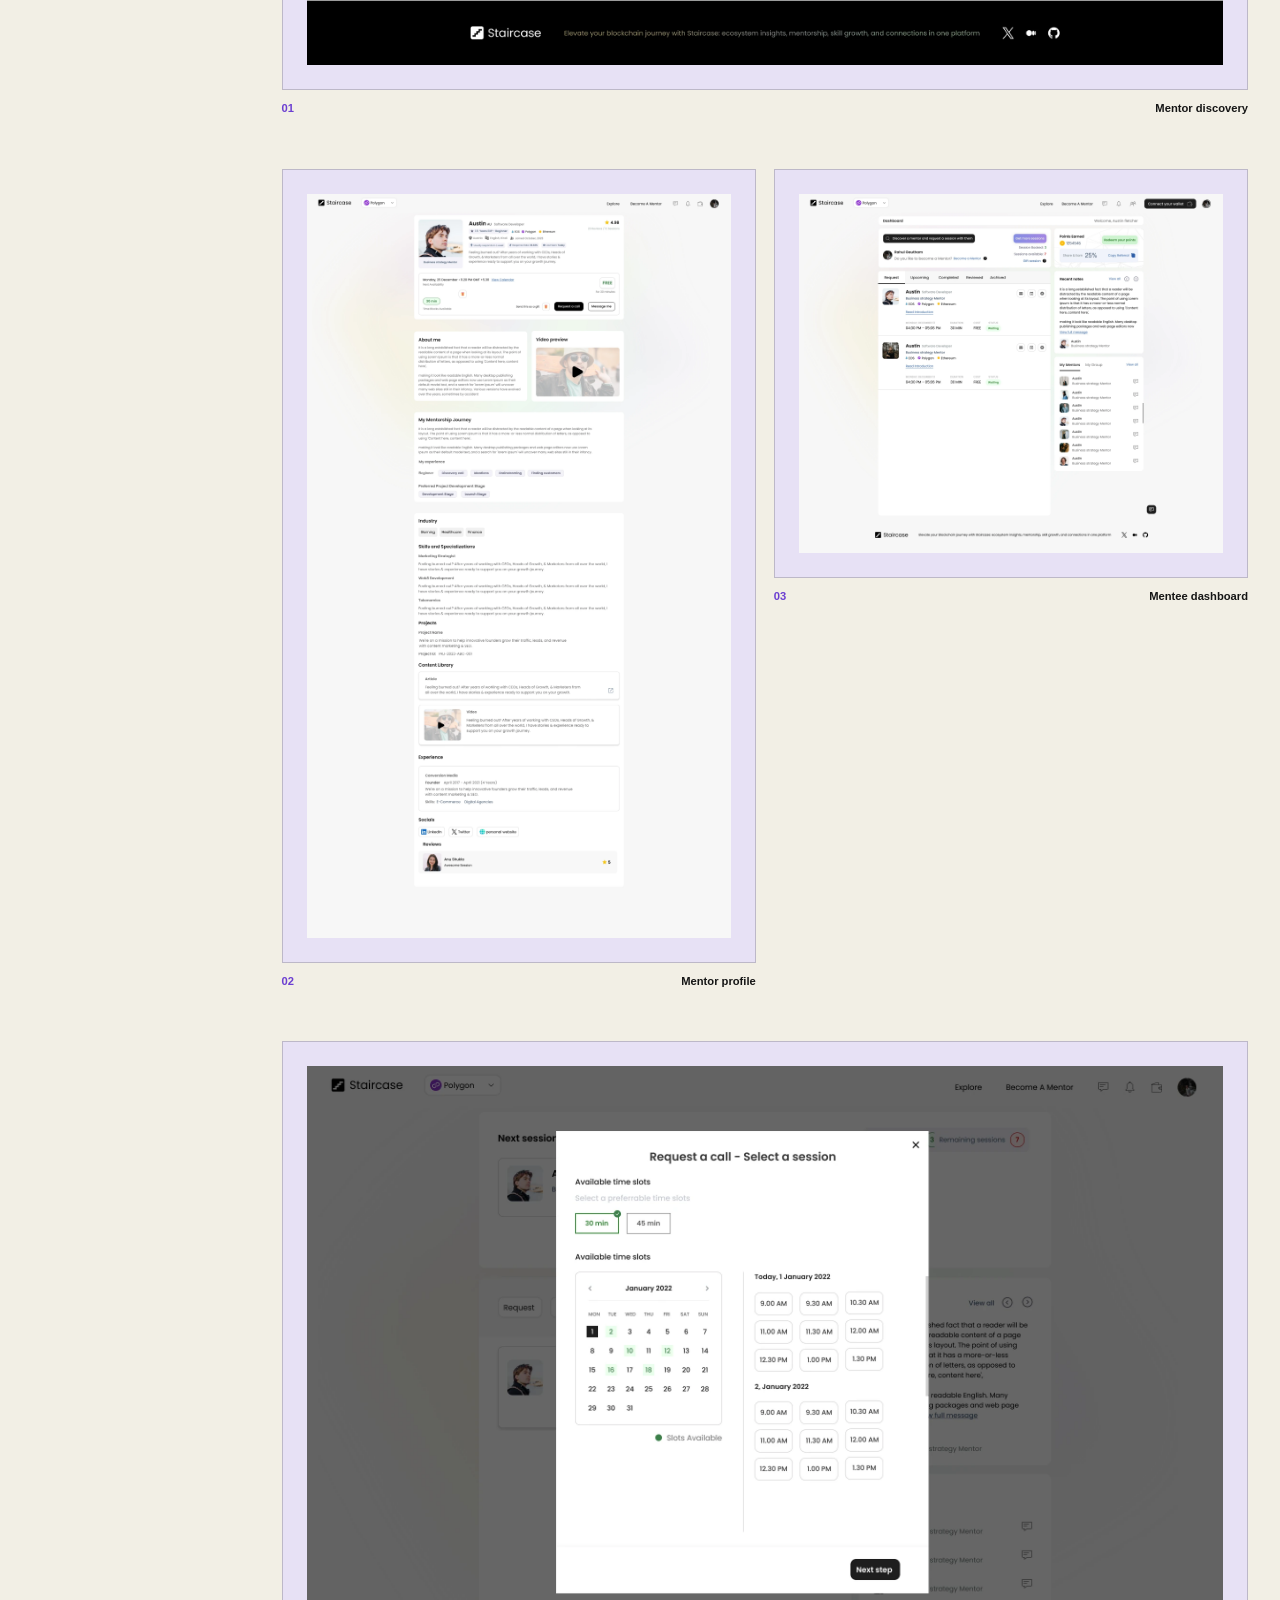
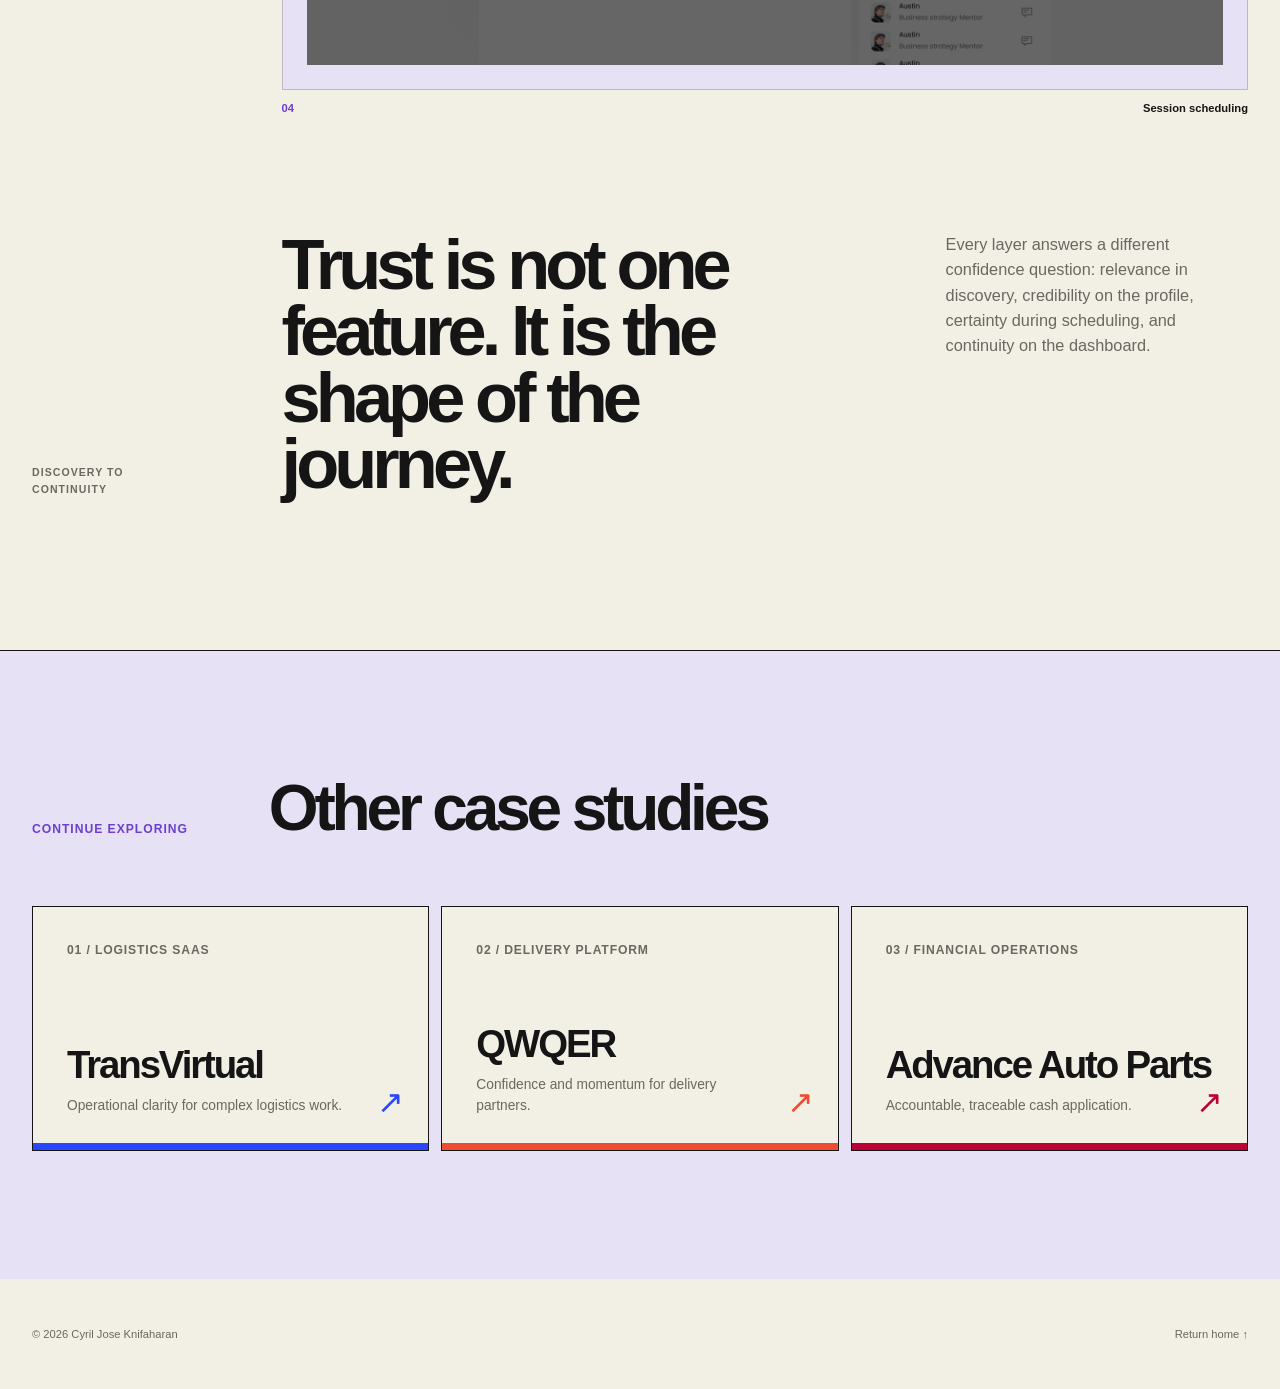
<file: pages/staircase.html>
<!doctype html>
<html lang="en">
<head>
  <meta charset="utf-8">
  <meta name="viewport" content="width=device-width, initial-scale=1">
  <meta name="description" content="Staircase blockchain mentorship platform case study by UX/UI Designer Cyril Jose Knifaharan.">
  <meta name="theme-color" content="#f2efe5">
  <title>Staircase Case Study — Cyril Jose Knifaharan</title>
  <link rel="stylesheet" href="../style.css">
  <link rel="stylesheet" href="../css/case-study.css">
</head>
<body class="case-page staircase">
  <a class="skip-link" href="#case-main">Skip to case study</a>
  <header class="case-header">
    <nav class="case-nav shell" aria-label="Case study navigation">
      <a class="brand" href="../index.html"><span>CJK</span><small>UX / UI DESIGN</small></a>
      <div class="case-nav-links"><a href="#top">Overview</a><a href="../index.html#work">All work</a><a href="mailto:knifaharan@outlook.com">Email ↗</a></div>
    </nav>
  </header>

  <main id="case-main">
    <section class="case-hero shell" id="top" aria-labelledby="case-title">
      <p class="case-kicker reveal"><span>Case study / 04</span><span>Mentorship marketplace</span></p>
      <h1 id="case-title" class="reveal">Making specialist guidance easier to <em>discover and book.</em></h1>
      <div class="case-intro reveal">
        <p class="case-intro-label">Staircase</p>
        <p class="case-summary">A mentor–mentee platform designed from scratch to help people explore blockchain expertise, evaluate the right mentor, schedule a session, and continue the relationship.</p>
        <dl class="case-meta">
          <div><dt>Role</dt><dd>Lead UX UI Designer</dd></div>
          <div><dt>Product</dt><dd>Mentorship platform</dd></div>
          <div><dt>Focus</dt><dd>Discovery to booking</dd></div>
          <div><dt>Scope</dt><dd>Product UX and UI</dd></div>
        </dl>
      </div>
      <figure class="case-hero-media reveal"><img src="../assets/images/case-studies/staircase-discovery.webp" alt="Staircase mentor discovery page with expertise filters, mentor profiles, ratings, availability, and booking actions"></figure>
    </section>

    <section class="case-section" aria-labelledby="staircase-context-title">
      <div class="shell case-grid">
        <header class="case-rail reveal"><p>01 / Context</p><span>Finding trusted guidance</span></header>
        <div>
          <div class="case-heading reveal"><h2 id="staircase-context-title">Expertise existed. The path to it needed <em>structure.</em></h2><p>Blockchain ecosystems can feel fragmented and difficult to navigate. Staircase connects people who want to learn with mentors who can offer focused, relevant guidance.</p></div>
          <div class="case-body-copy reveal"><p>I designed the platform from scratch around one central question: what does a mentee need to know before trusting someone with their time and learning goals?</p><p>The answer shaped the entire journey—from filters and profile depth to transparent availability, session requests, and a dashboard that keeps the relationship active after booking.</p></div>
          <ul class="challenge-list reveal">
            <li><span>01</span><strong>Finding relevance</strong><p>Mentees needed to narrow a broad mentor network by skill, ecosystem, industry, language, availability, and experience.</p></li>
            <li><span>02</span><strong>Building trust</strong><p>A listing alone could not explain a mentor’s background, working style, knowledge, or credibility.</p></li>
            <li><span>03</span><strong>Coordinating time</strong><p>Duration, dates, available slots, and next steps had to become one understandable booking flow.</p></li>
            <li><span>04</span><strong>Continuing the journey</strong><p>Requests, upcoming sessions, notes, mentors, and learning activity needed a useful home after discovery.</p></li>
          </ul>
        </div>
      </div>
    </section>

    <section class="case-section" aria-labelledby="staircase-model-title">
      <div class="shell case-grid">
        <header class="case-rail reveal"><p>02 / Experience model</p><span>From intent to connection</span></header>
        <div>
          <div class="case-heading reveal"><h2 id="staircase-model-title">Turn an open-ended search into a <em>confident decision.</em></h2><p>I organized the product around the questions a mentee answers naturally: who is relevant, why should I trust them, when can we meet, and what happens next?</p></div>
          <div class="case-process reveal">
            <article><span>01 / Discover</span><h3>Match the intent</h3><p>Search and layered filters reduce a large ecosystem into a relevant set of people and perspectives.</p></article>
            <article><span>02 / Evaluate</span><h3>Build confidence</h3><p>Expertise, experience, availability, content, social proof, and session details support an informed choice.</p></article>
            <article><span>03 / Continue</span><h3>Support the relationship</h3><p>Requests, upcoming sessions, notes, mentor access, and referrals live together after the first booking.</p></article>
          </div>
          <div class="artifact-note reveal"><strong>Requirement-based proto-personas</strong><p>Role profiles created from the supplied platform concept and interface requirements—not presented as research-validated personas.</p></div>
          <div class="persona-grid reveal">
            <article class="persona-card">
              <div class="persona-head"><span class="persona-mark" aria-hidden="true">ME</span><div><p>Demand side</p><h3>The Mentee</h3></div></div>
              <p>Exploring an unfamiliar or fast-moving blockchain topic and looking for credible, relevant guidance from someone with practical experience.</p>
              <dl><div><dt>Primary goal</dt><dd>Find the right mentor and confidently request a session.</dd></div><div><dt>Needs</dt><dd>Relevant filters, proof of expertise, availability, and clear pricing.</dd></div><div><dt>Key actions</dt><dd>Search, compare, review, schedule, and manage sessions.</dd></div><div><dt>Main risk</dt><dd>Choosing without enough evidence or abandoning a confusing booking flow.</dd></div></dl>
            </article>
            <article class="persona-card">
              <div class="persona-head"><span class="persona-mark" aria-hidden="true">MR</span><div><p>Supply side</p><h3>The Mentor</h3></div></div>
              <p>A practitioner who needs to communicate expertise clearly, define availability, and receive session requests with enough learner context.</p>
              <dl><div><dt>Primary goal</dt><dd>Connect with mentees whose needs match their expertise.</dd></div><div><dt>Needs</dt><dd>A credible profile, session controls, availability, and request context.</dd></div><div><dt>Key actions</dt><dd>Present expertise, set availability, respond, and mentor.</dd></div><div><dt>Main risk</dt><dd>Poor-fit requests or fragmented communication around sessions.</dd></div></dl>
            </article>
          </div>
          <div class="flow-chart reveal">
            <div class="flow-chart-header"><span>Mentee journey flow</span><p>Each phase answers a different confidence question before the mentee commits time to a session.</p></div>
            <div class="flow-phases">
              <article class="flow-phase"><span>01 / Explore</span><h3>Who is relevant?</h3><ol><li>Search the mentor network<small>Mentee</small></li><li>Filter by skill, ecosystem, language, and availability<small>Product</small></li></ol></article>
              <article class="flow-phase"><span>02 / Evaluate</span><h3>Why trust them?</h3><ol><li>Compare mentor summaries<small>Mentee</small></li><li>Review experience, content, availability, and reviews<small>Profile</small></li></ol></article>
              <article class="flow-phase"><span>03 / Schedule</span><h3>When can we meet?</h3><ol><li>Choose session duration and date<small>Mentee</small></li><li>Select an available time and send the request<small>Booking flow</small></li></ol></article>
              <article class="flow-phase"><span>04 / Continue</span><h3>What happens next?</h3><ol><li>Track request and upcoming-session status<small>Dashboard</small></li><li>Return to notes, mentors, and learning activity<small>Mentee</small></li></ol></article>
            </div>
          </div>
          <div class="flow-chart flow-chart-secondary reveal">
            <div class="flow-chart-header"><span>Mentor participation flow</span><p>A complementary product model for what mentors need to contribute before a useful session can happen.</p></div>
            <div class="flow-phases">
              <article class="flow-phase"><span>01 / Establish</span><h3>Present expertise</h3><ol><li>Describe background and specialization<small>Mentor</small></li><li>Add experience, content, and relevant proof<small>Profile</small></li></ol></article>
              <article class="flow-phase"><span>02 / Configure</span><h3>Define access</h3><ol><li>Set session duration and availability<small>Mentor</small></li><li>Keep bookable time visible to mentees<small>Product</small></li></ol></article>
              <article class="flow-phase"><span>03 / Respond</span><h3>Review requests</h3><ol><li>Receive a session request with learner context<small>Mentor</small></li><li>Confirm the session and prepare<small>Mentor</small></li></ol></article>
              <article class="flow-phase"><span>04 / Mentor</span><h3>Continue the relationship</h3><ol><li>Conduct the scheduled conversation<small>Mentor + mentee</small></li><li>Support future sessions and follow-up<small>Relationship</small></li></ol></article>
            </div>
          </div>
        </div>
      </div>
    </section>

    <section class="case-section" aria-labelledby="staircase-design-title">
      <div class="shell case-grid">
        <header class="case-rail reveal"><p>03 / Design response</p><span>Progressive confidence</span></header>
        <div>
          <div class="case-heading reveal"><h2 id="staircase-design-title">Reveal the right detail at <em>the right moment.</em></h2><p>The experience uses progressive disclosure: a scannable discovery surface first, deeper evidence on the profile, then a focused scheduling layer only when the mentee is ready.</p></div>
          <div class="design-moves reveal">
            <article class="design-move"><span>01</span><h3>Layered discovery</h3><p>A broad search field and compact filters let mentees move from curiosity to a precise shortlist without leaving the results page.</p></article>
            <article class="design-move"><span>02</span><h3>Profiles as decision surfaces</h3><p>Availability, experience, skills, content, reviews, and session actions work together instead of becoming disconnected profile sections.</p></article>
            <article class="design-move"><span>03</span><h3>Focused scheduling</h3><p>The booking modal reduces the task to duration, date, and available time, keeping background content visible but quiet.</p></article>
            <article class="design-move"><span>04</span><h3>Relationship dashboard</h3><p>Session states, recent notes, saved mentors, points, and referrals give the mentee a useful return point after a request is made.</p></article>
          </div>
        </div>
      </div>
    </section>

    <section class="case-section" aria-labelledby="staircase-outcome-title">
      <div class="shell case-grid">
        <header class="case-rail reveal"><p>04 / Final experience</p><span>Discovery to continuity</span></header>
        <div>
          <div class="case-heading reveal"><h2 id="staircase-outcome-title">One coherent path from curiosity to <em>conversation.</em></h2><p>The final direction connects marketplace discovery, trust-building profiles, explicit scheduling, and ongoing session management as one product journey.</p></div>
          <div class="outcome-grid reveal">
            <article><span>01 / Relevance</span><strong>Focused discovery</strong><p>Search and filters make a broad mentor ecosystem easier to navigate.</p></article>
            <article><span>02 / Trust</span><strong>Richer profiles</strong><p>Experience, content, reviews, and availability help mentees judge fit.</p></article>
            <article><span>03 / Action</span><strong>Explicit booking</strong><p>Duration, date, and available slots turn interest into a clear next step.</p></article>
            <article><span>04 / Continuity</span><strong>One dashboard</strong><p>Requests, sessions, notes, and mentors support the relationship over time.</p></article>
          </div>
          <div class="case-gallery-block reveal">
            <div class="case-gallery-heading"><span>Final interface system</span><p>Four key moments across discovery, evaluation, scheduling, and ongoing mentorship.</p></div>
            <div class="case-gallery staircase-gallery">
              <figure class="case-shot case-shot-wide"><div><img src="../assets/images/case-studies/staircase-discovery.webp" alt="Staircase mentor discovery experience with search, filters, mentor summaries, and request actions" loading="lazy"></div><figcaption><span>01</span><strong>Mentor discovery</strong></figcaption></figure>
              <figure class="case-shot case-shot-tall"><div><img src="../assets/images/case-studies/staircase-profile.webp" alt="Detailed Staircase mentor profile with availability, expertise, projects, content, experience, and reviews" loading="lazy"></div><figcaption><span>02</span><strong>Mentor profile</strong></figcaption></figure>
              <figure class="case-shot"><div><img src="../assets/images/case-studies/staircase-dashboard.webp" alt="Staircase mentee dashboard with session requests, recent notes, points, and saved mentors" loading="lazy"></div><figcaption><span>03</span><strong>Mentee dashboard</strong></figcaption></figure>
              <figure class="case-shot case-shot-wide"><div><img src="../assets/images/case-studies/staircase-scheduling.webp" alt="Staircase request-a-call modal with session duration, calendar, and available time slots" loading="lazy"></div><figcaption><span>04</span><strong>Session scheduling</strong></figcaption></figure>
            </div>
          </div>
          <div class="case-reflection reveal"><h3>Trust is not one feature. It is the shape of the journey.</h3><p>Every layer answers a different confidence question: relevance in discovery, credibility on the profile, certainty during scheduling, and continuity on the dashboard.</p></div>
        </div>
      </div>
    </section>

    <section class="case-explore" aria-labelledby="other-work-title">
      <div class="shell">
        <div class="case-explore-head"><span>Continue exploring</span><h2 id="other-work-title">Other case studies</h2></div>
        <nav class="case-card-grid" aria-label="Other case studies">
          <a class="case-card case-card-tv" href="transvirtual.html"><span>01 / Logistics SaaS</span><strong>TransVirtual</strong><p>Operational clarity for complex logistics work.</p><i aria-hidden="true">↗</i></a>
          <a class="case-card case-card-qwqer" href="qwqer.html"><span>02 / Delivery platform</span><strong>QWQER</strong><p>Confidence and momentum for delivery partners.</p><i aria-hidden="true">↗</i></a>
          <a class="case-card case-card-advance" href="advance-auto-parts.html"><span>03 / Financial operations</span><strong>Advance Auto Parts</strong><p>Accountable, traceable cash application.</p><i aria-hidden="true">↗</i></a>
        </nav>
      </div>
    </section>
  </main>

  <footer class="case-footer shell"><p>© <span data-year></span> Cyril Jose Knifaharan</p><a href="../index.html">Return home ↑</a></footer>
  <script src="../script.js" defer></script>
</body>
</html>
</file>
<file: style.css>
:root {
  --paper: #f2efe5;
  --paper-deep: #dfdbce;
  --ink: #151515;
  --muted: #696861;
  --line: rgba(21, 21, 21, 0.2);
  --blue: #2847ff;
  --acid: #d7ff4c;
  --orange: #ff6b3d;
  --white: #fbfaf5;
  --max: 1380px;
  --sans: "Helvetica Neue", Helvetica, Arial, sans-serif;
  --serif: "Iowan Old Style", "Baskerville", "Times New Roman", serif;
}

*, *::before, *::after { box-sizing: border-box; }
html { scroll-behavior: smooth; scroll-padding-top: 82px; }
body {
  margin: 0;
  overflow-x: hidden;
  background: var(--paper);
  color: var(--ink);
  font-family: var(--sans);
  font-size: 16px;
  line-height: 1.55;
  -webkit-font-smoothing: antialiased;
}
body::before {
  content: "";
  position: fixed;
  inset: 0;
  z-index: -1;
  pointer-events: none;
  background-image: linear-gradient(rgba(21, 21, 21, 0.025) 1px, transparent 1px), linear-gradient(90deg, rgba(21, 21, 21, 0.025) 1px, transparent 1px);
  background-size: 32px 32px;
}
body.nav-open { overflow: hidden; }
a { color: inherit; }
button { color: inherit; font: inherit; }
img { display: block; max-width: 100%; }
.shell { width: min(calc(100% - 64px), var(--max)); margin-inline: auto; }
.sr-only { position: absolute; width: 1px; height: 1px; padding: 0; margin: -1px; overflow: hidden; clip: rect(0, 0, 0, 0); white-space: nowrap; border: 0; }
.skip-link { position: fixed; z-index: 100; top: 12px; left: 12px; padding: 10px 14px; background: var(--ink); color: var(--white); transform: translateY(-160%); }
.skip-link:focus { transform: none; }

.site-header { position: fixed; inset: 0 0 auto; z-index: 30; border-bottom: 1px solid transparent; transition: background 0.25s, border-color 0.25s; }
.site-header.scrolled { background: rgba(242, 239, 229, 0.9); border-color: var(--line); backdrop-filter: blur(18px); }
.nav { height: 78px; display: flex; align-items: center; justify-content: space-between; }
.brand { display: flex; align-items: baseline; gap: 11px; text-decoration: none; }
.brand > span { font-size: 1rem; font-weight: 900; letter-spacing: -0.04em; }
.brand small { color: var(--muted); font-size: 0.58rem; font-weight: 700; letter-spacing: 0.14em; }
.nav-links { display: flex; align-items: center; gap: clamp(18px, 2.2vw, 34px); }
.nav-links a { position: relative; color: var(--muted); font-size: 0.77rem; font-weight: 650; text-decoration: none; }
.nav-links a::after { content: ""; position: absolute; right: 0; bottom: -6px; left: 0; height: 1px; background: currentColor; transform: scaleX(0); transform-origin: right; transition: transform 0.25s; }
.nav-links a:hover::after, .nav-links a:focus-visible::after { transform: scaleX(1); transform-origin: left; }
.nav-links .nav-cta { padding: 9px 13px; border: 1px solid var(--ink); color: var(--ink); }
.nav-links .nav-cta::after { display: none; }
.nav-toggle { display: none; padding: 9px; border: 0; background: none; }

.section { padding-block: clamp(100px, 12vw, 180px); border-top: 1px solid var(--line); }
.section-grid { display: grid; grid-template-columns: 160px minmax(0, 1fr); gap: clamp(42px, 7vw, 110px); }
.section-rail { display: flex; flex-direction: column; justify-content: space-between; min-height: 94px; padding-top: 7px; }
.section-rail p, .section-rail span { margin: 0; font-size: 0.68rem; font-weight: 750; letter-spacing: 0.1em; text-transform: uppercase; }
.section-rail span { color: var(--muted); }
.section-content { min-width: 0; }
.section-heading { display: grid; grid-template-columns: minmax(0, 1.4fr) minmax(260px, 0.6fr); gap: clamp(34px, 7vw, 90px); align-items: end; margin-bottom: clamp(60px, 8vw, 110px); }
.section-heading h2 { margin: 0; max-width: 840px; font-size: clamp(3rem, 6.8vw, 7rem); font-weight: 630; line-height: 0.93; letter-spacing: -0.075em; }
.section-heading > p { margin: 0; color: var(--muted); font-size: 1.03rem; }
.statement { margin: 0 0 clamp(70px, 10vw, 140px); max-width: 1150px; font-size: clamp(3rem, 7.4vw, 7.7rem); font-weight: 580; line-height: 0.98; letter-spacing: -0.07em; }
.statement em, .contact h2 em { color: var(--blue); font-family: var(--serif); font-weight: 400; }
.arrow-link { display: inline-flex; align-items: center; justify-content: space-between; gap: 26px; padding-bottom: 7px; border-bottom: 1px solid currentColor; font-size: 0.85rem; font-weight: 700; text-decoration: none; }
.arrow-link span { transition: transform 0.2s; }
.arrow-link:hover span { transform: translate(3px, -3px); }
.arrow-link.quiet { color: var(--muted); }

.about { background: var(--white); }
.about-grid { display: grid; grid-template-columns: minmax(280px, 0.75fr) minmax(0, 1.25fr); gap: clamp(60px, 10vw, 150px); align-items: start; }
.about-origin > .lead { margin: 0; font-size: clamp(1.35rem, 2.4vw, 2rem); line-height: 1.35; letter-spacing: -0.025em; }
.about-origin > p:not(.lead) { margin: 30px 0; color: var(--muted); }
.about-origin dl { margin: 42px 0 0; padding-top: 18px; display: grid; grid-template-columns: repeat(2,1fr); gap: 22px; border-top: 1px solid var(--line); }
.about-origin dl div { display: grid; gap: 7px; }
.about-origin dt { color: var(--muted); font-size: 0.63rem; font-weight: 800; letter-spacing: 0.09em; text-transform: uppercase; }
.about-origin dd { margin: 0; font-size: 0.78rem; font-weight: 650; }
.principles { border-top: 1px solid var(--ink); }
.principles > div { display: grid; grid-template-columns: 50px minmax(160px, 0.65fr) 1fr; gap: 18px; padding: 26px 0; border-bottom: 1px solid var(--line); align-items: start; }
.principles span { color: var(--blue); font-size: 0.7rem; font-weight: 800; }
.principles strong { font-size: 0.95rem; }
.principles p { margin: 0; color: var(--muted); font-size: 0.88rem; }
.capability-index { margin-top: clamp(75px,10vw,135px); }
.capability-heading { margin-bottom: 28px; padding-top: 14px; display: flex; justify-content: space-between; gap: 24px; border-top: 1px solid var(--ink); }
.capability-heading p, .capability-heading span { margin: 0; font-size: 0.65rem; font-weight: 800; letter-spacing: 0.1em; text-transform: uppercase; }
.capability-heading p { color: var(--blue); }
.capability-heading span { color: var(--muted); }
.capability-cards { display: grid; grid-template-columns: repeat(3,1fr); gap: 14px; list-style: none; margin: 0; padding: 0; }
.capability-cards li { --card-accent: var(--blue); position: relative; isolation: isolate; min-height: 260px; overflow: hidden; padding: 24px; display: flex; flex-direction: column; border: 1px solid var(--line); background: var(--paper); transition: border-color 0.3s ease, transform 0.35s cubic-bezier(0.2,0.8,0.2,1), box-shadow 0.35s ease; }
.capability-cards li::before { content: ""; position: absolute; z-index: -1; top: -72px; right: -72px; width: 170px; height: 170px; border: 1px solid color-mix(in srgb, var(--card-accent) 55%, transparent); border-radius: 50%; box-shadow: 0 0 0 24px color-mix(in srgb, var(--card-accent) 8%, transparent), 0 0 0 48px color-mix(in srgb, var(--card-accent) 5%, transparent); transition: transform 0.45s cubic-bezier(0.2,0.8,0.2,1); }
.capability-cards li::after { content: ""; position: absolute; inset: auto 24px 0; height: 5px; background: var(--card-accent); transform-origin: left; transition: transform 0.35s ease; }
.capability-cards li:nth-child(2) { --card-accent: var(--acid); background: var(--blue); color: var(--white); border-color: var(--blue); }
.capability-cards li:nth-child(3) { --card-accent: var(--orange); background: #f7e9df; }
.capability-cards li:nth-child(4) { --card-accent: var(--orange); background: var(--ink); color: var(--white); border-color: var(--ink); }
.capability-cards li:nth-child(5) { --card-accent: var(--blue); background: var(--acid); }
.capability-cards li:nth-child(6) { --card-accent: var(--blue); background: #e7ebff; }
.capability-cards li > span { position: relative; z-index: 2; color: var(--card-accent); font-size: 0.62rem; font-weight: 850; letter-spacing: 0.09em; text-transform: uppercase; }
.capability-cards li:nth-child(5) > span { color: var(--blue); }
.capability-cards strong { position: relative; z-index: 2; margin-top: auto; max-width: 270px; font-size: clamp(1.25rem,2vw,1.7rem); line-height: 1.05; letter-spacing: -0.045em; }
.capability-cards p { position: relative; z-index: 2; max-width: 320px; margin: 14px 0 8px; color: var(--muted); font-size: 0.82rem; line-height: 1.45; }
.capability-cards li:nth-child(2) p, .capability-cards li:nth-child(4) p { color: rgba(251,250,245,0.72); }
.capability-cards i { position: absolute; z-index: -1; right: 18px; bottom: -24px; color: color-mix(in srgb, var(--card-accent) 16%, transparent); font-size: clamp(5rem,8vw,8.5rem); font-style: normal; font-weight: 900; line-height: 1; letter-spacing: -0.1em; transition: transform 0.45s cubic-bezier(0.2,0.8,0.2,1); }
.capability-cards li:hover { z-index: 2; border-color: var(--card-accent); transform: translateY(-7px) rotate(-0.35deg); box-shadow: 0 20px 36px rgba(21,21,21,0.1); }
.capability-cards li:nth-child(even):hover { transform: translateY(-7px) rotate(0.35deg); }
.capability-cards li:hover::before { transform: scale(1.12) translate(-5px,5px); }
.capability-cards li:hover i { transform: translate(-7px,-6px) rotate(-5deg); }

.work { background: var(--paper-deep); }
.featured-work { display: grid; gap: 28px; }
.feature { min-height: min(720px, 72vw); display: grid; grid-template-columns: 1.2fr 0.8fr; border: 1px solid var(--ink); }
.feature-copy { display: flex; flex-direction: column; justify-content: flex-end; padding: clamp(28px, 5vw, 70px); background: var(--white); }
.feature-copy .project-number { margin: 0 0 auto; color: var(--muted); font-size: 0.69rem; font-weight: 750; letter-spacing: 0.1em; text-transform: uppercase; }
.feature-copy h3 { margin: 80px 0 18px; font-size: clamp(3rem, 7vw, 7.4rem); font-weight: 680; line-height: 0.86; letter-spacing: -0.08em; }
.feature-copy > p:not(.project-number) { max-width: 470px; margin: 0; color: var(--muted); font-size: 1.1rem; }
.feature-copy dl { display: grid; grid-template-columns: repeat(2, 1fr); gap: 20px; margin: 42px 0; padding-top: 18px; border-top: 1px solid var(--line); }
.feature-copy dl div { display: grid; gap: 4px; }
.feature-copy dt { color: var(--muted); font-size: 0.64rem; font-weight: 700; letter-spacing: 0.09em; text-transform: uppercase; }
.feature-copy dd { margin: 0; font-size: 0.85rem; }
.feature-copy .arrow-link { align-self: flex-start; }
.feature-visual { position: relative; min-height: 540px; overflow: hidden; padding: clamp(28px, 5vw, 68px); display: flex; flex-direction: column; justify-content: space-between; }
.feature-transvirtual .feature-visual { background: var(--blue); color: var(--white); }
.feature-qwqer, .feature-staircase { grid-template-columns: 0.8fr 1.2fr; }
.feature-qwqer .feature-visual { background: var(--orange); color: var(--ink); }
.feature-advance .feature-visual { background: #a70d35; color: var(--white); }
.feature-staircase .feature-visual { background: #ded7f3; color: var(--ink); }
.feature-code { font-size: clamp(9rem, 24vw, 25rem); font-weight: 900; line-height: 0.72; letter-spacing: -0.12em; transform: translateX(-0.05em); }
.feature-visual small { position: relative; z-index: 2; font-size: 0.65rem; font-weight: 800; letter-spacing: 0.12em; text-transform: uppercase; }
.route-map { position: absolute; inset: 12% 10%; border: 1px solid rgba(255,255,255,0.32); transform: rotate(-8deg); }
.route-map::before, .route-map::after { content: ""; position: absolute; background: rgba(255,255,255,0.28); }
.route-map::before { top: 33%; right: -20%; left: -20%; height: 1px; transform: rotate(18deg); }
.route-map::after { top: -10%; bottom: -10%; left: 55%; width: 1px; transform: rotate(-24deg); }
.route-map i { position: absolute; width: 13px; height: 13px; border: 2px solid var(--white); background: var(--blue); border-radius: 50%; }
.route-map i:nth-child(1) { top: 8%; left: 15%; }.route-map i:nth-child(2) { top: 45%; right: 8%; }.route-map i:nth-child(3) { right: 32%; bottom: 7%; }.route-map i:nth-child(4) { bottom: 22%; left: 6%; }
.delivery-pulse { position: absolute; width: 46%; aspect-ratio: 1; top: 50%; left: 50%; transform: translate(-50%, -42%); border: 1px solid rgba(21,21,21,0.55); border-radius: 50%; }
.delivery-pulse::before, .delivery-pulse::after { content: ""; position: absolute; inset: -34%; border: 1px solid rgba(21,21,21,0.25); border-radius: 50%; }
.delivery-pulse::after { inset: -76%; opacity: 0.6; }
.delivery-pulse i { position: absolute; width: 14px; height: 14px; background: var(--ink); border-radius: 50%; }
.delivery-pulse i:nth-child(1) { top: 2%; left: 38%; }.delivery-pulse i:nth-child(2) { right: -20%; bottom: 12%; }.delivery-pulse i:nth-child(3) { bottom: -35%; left: -10%; }
.cash-ledger { position: absolute; inset: 21% 12%; display: grid; grid-template-rows: repeat(5, 1fr); border: 1px solid rgba(255,255,255,0.34); transform: rotate(-4deg); }
.cash-ledger::before { content: ""; position: absolute; top: -14%; right: 8%; width: 31%; height: 128%; border: 1px solid rgba(255,255,255,0.45); background: rgba(255,255,255,0.08); }
.cash-ledger i { position: relative; border-bottom: 1px solid rgba(255,255,255,0.25); }
.cash-ledger i::before { content: ""; position: absolute; top: 50%; left: 7%; width: 38%; height: 5px; background: rgba(255,255,255,0.65); transform: translateY(-50%); }
.cash-ledger i::after { content: ""; position: absolute; top: 50%; right: 14%; width: 12px; height: 12px; border: 2px solid var(--white); border-radius: 50%; transform: translateY(-50%); }
.cash-ledger i:last-child { border-bottom: 0; }
.mentor-network { position: absolute; inset: 15% 9% 11%; border: 1px solid rgba(21,21,21,0.38); border-radius: 50%; transform: rotate(7deg); }
.mentor-network::before, .mentor-network::after { content: ""; position: absolute; inset: 17%; border: 1px solid rgba(21,21,21,0.26); border-radius: 50%; }
.mentor-network::after { inset: 36%; background: rgba(255,255,255,0.32); }
.mentor-network i { position: absolute; width: clamp(14px,2vw,26px); aspect-ratio: 1; border: 2px solid var(--ink); border-radius: 50%; background: #ded7f3; }
.mentor-network i:nth-child(1) { top: 4%; left: 30%; }.mentor-network i:nth-child(2) { top: 28%; right: -1%; }.mentor-network i:nth-child(3) { right: 20%; bottom: 3%; }.mentor-network i:nth-child(4) { bottom: 12%; left: 9%; }.mentor-network i:nth-child(5) { top: 33%; left: 26%; background: var(--ink); }

.contexts { background: #e7e3d7; }
.context-intro { margin: 0 0 34px; color: var(--blue); font-size: 0.7rem; font-weight: 800; letter-spacing: 0.1em; text-transform: uppercase; }
.context-title { margin: 0; font-size: clamp(3rem, 7vw, 7rem); font-weight: 640; line-height: 1; letter-spacing: -0.07em; }
.context-title i { color: var(--blue); font-family: var(--serif); font-weight: 400; }

.brands { background: var(--white); }
.brands-intro { display: grid; grid-template-columns: minmax(0, 1.15fr) minmax(260px, 0.55fr); gap: clamp(34px, 7vw, 90px); align-items: end; margin-bottom: clamp(55px, 8vw, 100px); }
.brands-intro h2 { max-width: 820px; margin: 0; font-size: clamp(3rem, 6.8vw, 7rem); font-weight: 620; line-height: 0.93; letter-spacing: -0.075em; }
.brands-intro p { margin: 0; color: var(--muted); }
.brand-list { display: grid; grid-template-columns: repeat(4, 1fr); gap: 14px; list-style: none; counter-reset: brand; margin: 0; padding: 0; }
.brand-list li { --brand-accent: var(--blue); position: relative; isolation: isolate; min-height: 220px; overflow: hidden; padding: 23px; display: flex; flex-direction: column; border: 1px solid var(--line); background: var(--paper); counter-increment: brand; opacity: 0; transform: translateY(38px) rotate(1.5deg); transition: opacity 0.7s ease, border-color 0.35s ease, box-shadow 0.35s ease, transform 0.8s cubic-bezier(0.2,0.8,0.2,1); }
.brand-list li:nth-child(even) { transform: translateY(38px) rotate(-1.5deg); }
.brand-list li:nth-child(4n+2) { --brand-accent: var(--orange); background: #f7e9df; }
.brand-list li:nth-child(4n+3) { --brand-accent: var(--acid); background: var(--ink); color: var(--white); border-color: var(--ink); }
.brand-list li:nth-child(4n) { --brand-accent: var(--blue); background: #e7ebff; }
.brand-list li::before { content: counter(brand, decimal-leading-zero); position: relative; z-index: 2; color: var(--brand-accent); font-size: 0.62rem; font-weight: 850; letter-spacing: 0.1em; }
.brand-list li::after { content: ""; position: absolute; z-index: -1; inset: auto 23px 0; height: 5px; background: var(--brand-accent); transform: scaleX(0.28); transform-origin: left; transition: transform 0.4s cubic-bezier(0.2,0.8,0.2,1); }
.brand-list li span { position: relative; z-index: 2; margin-top: 17px; color: var(--muted); font-size: 0.63rem; font-weight: 800; letter-spacing: 0.09em; text-transform: uppercase; }
.brand-list li:nth-child(4n+3) span { color: rgba(251,250,245,0.65); }
.brand-list strong { position: relative; z-index: 2; margin-top: auto; max-width: 230px; font-size: clamp(1.2rem,1.8vw,1.65rem); line-height: 1.05; letter-spacing: -0.045em; }
.brand-list i { position: absolute; z-index: -1; right: 10px; bottom: -20px; color: color-mix(in srgb, var(--brand-accent) 16%, transparent); font-size: clamp(4.5rem,7vw,7.5rem); font-style: normal; font-weight: 900; line-height: 1; letter-spacing: -0.12em; transform: rotate(-7deg); transition: color 0.35s ease, transform 0.5s cubic-bezier(0.2,0.8,0.2,1); }
.section-content.visible .brand-list li { opacity: 1; transform: none; }
.section-content.visible .brand-list li:nth-child(1) { transition-delay: 0.05s; }.section-content.visible .brand-list li:nth-child(2) { transition-delay: 0.1s; }.section-content.visible .brand-list li:nth-child(3) { transition-delay: 0.15s; }.section-content.visible .brand-list li:nth-child(4) { transition-delay: 0.2s; }
.section-content.visible .brand-list li:nth-child(5) { transition-delay: 0.25s; }.section-content.visible .brand-list li:nth-child(6) { transition-delay: 0.3s; }.section-content.visible .brand-list li:nth-child(7) { transition-delay: 0.35s; }.section-content.visible .brand-list li:nth-child(8) { transition-delay: 0.4s; }
.brand-list li:hover { z-index: 2; border-color: var(--brand-accent); transform: translateY(-8px) rotate(-0.45deg); box-shadow: 0 22px 38px rgba(21,21,21,0.12); }
.brand-list li:nth-child(even):hover { transform: translateY(-8px) rotate(0.45deg); }
.brand-list li:hover::after { transform: scaleX(1); }
.brand-list li:hover i { color: color-mix(in srgb, var(--brand-accent) 25%, transparent); transform: translate(-7px,-7px) rotate(-11deg) scale(1.05); }

.contact { background: #dfe4f1; color: var(--ink); }
.contact-grid { display: grid; grid-template-columns: 160px minmax(0, 1fr); gap: clamp(42px, 7vw, 110px); }
.contact-index { margin: 9px 0 0; color: var(--blue); font-size: 0.68rem; font-weight: 800; letter-spacing: 0.1em; text-transform: uppercase; }
.contact h2 { margin: 0; font-size: clamp(3.8rem, 9vw, 9.4rem); font-weight: 620; line-height: 0.87; letter-spacing: -0.085em; }
.contact h2 em { color: var(--blue); }
.contact h2 + p { max-width: 600px; margin: 46px 0 0; color: #616778; font-size: 1.05rem; }
.contact-link { grid-column: 2; margin-top: 90px; padding-block: 22px; display: flex; align-items: center; justify-content: space-between; border-block: 1px solid rgba(21,21,21,0.36); font-size: clamp(1.4rem, 4vw, 4rem); font-weight: 500; letter-spacing: -0.04em; text-decoration: none; }
.contact-link span { color: var(--blue); transition: transform 0.2s; }
.contact-link:hover span { transform: translate(5px, -5px); }
.footer { min-height: 118px; display: grid; grid-template-columns: repeat(3, 1fr); align-items: center; gap: 20px; color: var(--muted); font-size: 0.72rem; }
.footer p { margin: 0; }.footer p:nth-child(2) { text-align: center; }.footer a { justify-self: end; text-decoration: none; }
.case-placeholder { min-height: 100svh; padding-block: 42px; display: grid; grid-template-columns: 160px 1fr; align-content: space-between; gap: 40px; }
.case-placeholder > p { margin: 0; font-size: 0.68rem; font-weight: 800; letter-spacing: 0.1em; text-transform: uppercase; }
.case-placeholder h1 { grid-column: 1 / -1; margin: 90px 0; font-size: clamp(5rem, 18vw, 18rem); line-height: 0.72; letter-spacing: -0.1em; }
.case-placeholder > div { grid-column: 2; max-width: 520px; }
.case-placeholder > div > p { margin: 0 0 32px; color: var(--muted); font-size: 1.15rem; }

.reveal { opacity: 0; transform: translateY(24px); transition: opacity 0.75s ease, transform 0.75s cubic-bezier(0.2, 0.8, 0.2, 1); }
.reveal.visible { opacity: 1; transform: none; }
:focus-visible { outline: 2px solid var(--blue); outline-offset: 4px; }
.contact :focus-visible { outline-color: var(--blue); }

@media (max-width: 980px) {
  .nav-links { gap: 15px; }
  .section-grid, .contact-grid { grid-template-columns: 1fr; }
  .section-rail { min-height: auto; flex-direction: row; margin-bottom: 12px; }
  .section-heading { grid-template-columns: 1fr; }
  .about-grid { grid-template-columns: 1fr; }
  .capability-cards { grid-template-columns: repeat(2,1fr); }
  .feature, .feature-qwqer, .feature-staircase { grid-template-columns: 1fr; min-height: auto; }
  .feature-qwqer .feature-copy, .feature-staircase .feature-copy { order: 2; }
  .feature-visual { min-height: min(620px, 90vw); }
  .contact-link { grid-column: 1; }
  .brands-intro { grid-template-columns: 1fr; }
}

@media (max-width: 760px) {
  .shell { width: min(calc(100% - 32px), var(--max)); }
  .nav-toggle { display: grid; gap: 6px; }
  .nav-toggle > span:not(.sr-only) { width: 23px; height: 1px; background: currentColor; transition: transform 0.2s; }
  .nav-toggle[aria-expanded="true"] > span:nth-last-child(2) { transform: translateY(3.5px) rotate(45deg); }
  .nav-toggle[aria-expanded="true"] > span:last-child { transform: translateY(-3.5px) rotate(-45deg); }
  .nav-links { position: fixed; inset: 78px 0 0; padding: 48px 24px; display: none; align-items: flex-start; flex-direction: column; gap: 4px; background: var(--paper); }
  .nav-links.open { display: flex; }
  .nav-links a { width: 100%; padding: 12px 0; border-bottom: 1px solid var(--line); color: var(--ink); font-size: 1.5rem; letter-spacing: -0.03em; }
  .nav-links .nav-cta { margin-top: 18px; padding: 12px; font-size: 1rem; text-align: center; }
  .section { padding-block: 90px; }
  .statement { font-size: clamp(2.75rem, 13vw, 5rem); }
  .principles > div { grid-template-columns: 35px 1fr; }
  .principles p { grid-column: 2; }
  .about-origin dl { grid-template-columns: 1fr; }
  .capability-heading { align-items: flex-start; flex-direction: column; gap: 7px; }
  .capability-cards { grid-template-columns: 1fr; }
  .capability-cards li { min-height: 235px; }
  .feature-copy h3 { margin-top: 70px; }
  .contact h2 { font-size: clamp(3.3rem, 16vw, 6rem); }
  .contact-link { align-items: flex-start; flex-direction: column; gap: 18px; word-break: break-word; }
  .brand-list { grid-template-columns: repeat(2, 1fr); }
  .footer { padding-block: 32px; grid-template-columns: 1fr; gap: 7px; }
  .footer p:nth-child(2) { text-align: left; }.footer a { justify-self: start; }
  .case-placeholder { grid-template-columns: 1fr; }
  .case-placeholder h1, .case-placeholder > div { grid-column: 1; }
}

@media (prefers-reduced-motion: reduce) {
  html { scroll-behavior: auto; }
  *, *::before, *::after { animation-duration: 0.01ms !important; animation-iteration-count: 1 !important; transition-duration: 0.01ms !important; }
  .reveal { opacity: 1; transform: none; }
  .brand-list li,.brand-list li:nth-child(even),.brand-list li:hover,.brand-list li:nth-child(even):hover,.capability-cards li:hover,.capability-cards li:nth-child(even):hover { opacity: 1; transform: none; transition: none; }
  .brand-list li::after { transform: scaleX(1); }
}

@media (max-width: 480px) {
  .brand-list { grid-template-columns: 1fr; }
  .brand-list li { min-height: 190px; }
}
</file>
<file: css/case-study.css>
.case-page { --case-accent: var(--blue); --case-wash: #dfe4f1; background: var(--paper); }
.case-page.qwqer { --case-accent: #ef4d32; --case-wash: #f4dfd8; }
.case-page.advance { --case-accent: #bd0036; --case-wash: #f0dfe3; }
.case-page.staircase { --case-accent: #6c3fd1; --case-wash: #e7e1f5; }
.case-header { position: sticky; top: 0; z-index: 20; border-bottom: 1px solid var(--line); background: rgba(242,239,229,0.92); backdrop-filter: blur(18px); }
.case-nav { min-height: 72px; display: flex; align-items: center; justify-content: space-between; gap: 26px; }
.case-nav .brand { flex-shrink: 0; }
.case-nav-links { display: flex; align-items: center; gap: clamp(16px,3vw,38px); }
.case-nav-links a { color: var(--muted); font-size: 0.73rem; font-weight: 700; text-decoration: none; }
.case-nav-links a:last-child { color: var(--ink); }
.case-hero { padding-block: clamp(85px,10vw,150px) 0; }
.case-kicker { display: flex; align-items: center; justify-content: space-between; gap: 20px; margin: 0 0 55px; padding-block: 10px; border-block: 1px solid var(--ink); font-size: 0.65rem; font-weight: 800; letter-spacing: 0.1em; text-transform: uppercase; }
.case-kicker span:last-child { color: var(--case-accent); }
.case-hero h1 { max-width: 1250px; margin: 0; font-size: clamp(4rem,10.2vw,10.5rem); font-weight: 620; line-height: 0.84; letter-spacing: -0.09em; }
.case-hero h1 em { color: var(--case-accent); font-family: var(--serif); font-weight: 400; }
.case-intro { display: grid; grid-template-columns: 160px minmax(0,1fr); gap: clamp(42px,7vw,110px); margin-top: clamp(60px,8vw,110px); }
.case-intro-label { margin: 5px 0 0; color: var(--case-accent); font-size: 0.67rem; font-weight: 800; letter-spacing: 0.1em; text-transform: uppercase; }
.case-summary { max-width: 800px; margin: 0; font-size: clamp(1.35rem,2.7vw,2.3rem); line-height: 1.28; letter-spacing: -0.035em; }
.case-meta { grid-column: 2; display: grid; grid-template-columns: repeat(4,1fr); margin: 55px 0 0; padding: 0; border-block: 1px solid var(--line); }
.case-meta div { min-height: 110px; padding: 18px 16px; border-right: 1px solid var(--line); }
.case-meta div:first-child { padding-left: 0; }.case-meta div:last-child { border-right: 0; }
.case-meta dt { color: var(--muted); font-size: 0.61rem; font-weight: 800; letter-spacing: 0.09em; text-transform: uppercase; }
.case-meta dd { margin: 30px 0 0; font-size: 0.85rem; font-weight: 650; }
.case-hero-media { margin-top: clamp(65px,9vw,120px); padding: clamp(18px,4vw,60px); background: var(--case-wash); border-block: 1px solid var(--ink); }
.case-hero-media img { width: 100%; max-height: 820px; object-fit: contain; }
.case-section { padding-block: clamp(95px,12vw,180px); border-top: 1px solid var(--line); }
.case-grid { display: grid; grid-template-columns: 160px minmax(0,1fr); gap: clamp(42px,7vw,110px); }
.case-rail { display: flex; flex-direction: column; justify-content: space-between; align-self: stretch; min-height: 90px; }
.case-rail p,.case-rail span { margin: 0; font-size: 0.66rem; font-weight: 800; letter-spacing: 0.1em; text-transform: uppercase; }
.case-rail span { color: var(--muted); }
.case-heading { display: grid; grid-template-columns: minmax(0,1.25fr) minmax(280px,0.55fr); gap: clamp(35px,7vw,90px); align-items: end; margin-bottom: clamp(55px,8vw,100px); }
.case-heading h2 { margin: 0; font-size: clamp(3rem,6.8vw,7rem); font-weight: 610; line-height: 0.93; letter-spacing: -0.075em; }
.case-heading h2 em { color: var(--case-accent); font-family: var(--serif); font-weight: 400; }
.case-heading > p { margin: 0; color: var(--muted); font-size: 1.02rem; }
.case-body-copy { max-width: 760px; margin: 0 0 60px auto; }
.case-body-copy p { color: var(--muted); font-size: 1.05rem; }
.case-body-copy p:first-child { color: var(--ink); font-size: 1.35rem; }
.challenge-list { display: grid; grid-template-columns: repeat(2,1fr); list-style: none; margin: 0; padding: 0; border-top: 1px solid var(--ink); }
.challenge-list li { min-height: 170px; padding: 24px; border-right: 1px solid var(--line); border-bottom: 1px solid var(--line); }
.challenge-list li:nth-child(2n) { border-right: 0; }
.challenge-list span { color: var(--case-accent); font-size: 0.66rem; font-weight: 800; }
.challenge-list strong { display: block; margin: 38px 0 8px; font-size: 1.1rem; }
.challenge-list p { margin: 0; color: var(--muted); font-size: 0.84rem; }
.case-figure { margin: clamp(65px,9vw,120px) 0 0; }
.case-figure-frame { padding: clamp(14px,3vw,42px); background: var(--case-wash); border: 1px solid var(--line); }
.case-figure img { width: 100%; max-height: 850px; object-fit: contain; }
.case-figure figcaption { display: flex; justify-content: space-between; gap: 24px; padding-top: 11px; color: var(--muted); font-size: 0.68rem; }
.case-gallery-block { margin-top: clamp(65px,9vw,120px); }
.case-gallery-heading { display: flex; align-items: flex-end; justify-content: space-between; gap: 28px; padding-block: 14px; border-block: 1px solid var(--ink); }
.case-gallery-heading span { color: var(--case-accent); font-size: 0.66rem; font-weight: 800; letter-spacing: 0.1em; text-transform: uppercase; }
.case-gallery-heading p { max-width: 520px; margin: 0; color: var(--muted); font-size: 0.82rem; text-align: right; }
.case-gallery { display: grid; grid-template-columns: repeat(2,minmax(0,1fr)); gap: clamp(28px,4vw,58px) 18px; margin-top: clamp(28px,4vw,52px); }
.case-shot { min-width: 0; margin: 0; }
.case-shot-wide { grid-column: 1 / -1; }
.case-shot > div { overflow: hidden; padding: clamp(10px,2vw,24px); border: 1px solid var(--line); background: var(--case-wash); }
.case-shot img { display: block; width: 100%; height: auto; }
.case-shot-tall > div { display: grid; place-items: center; background: var(--case-wash); }
.case-shot-tall img { width: auto; max-width: 100%; max-height: 980px; object-fit: contain; }
.case-shot figcaption { display: flex; justify-content: space-between; gap: 20px; padding-top: 10px; font-size: 0.7rem; }
.case-shot figcaption span { color: var(--case-accent); font-weight: 800; }
.case-shot figcaption strong { font-weight: 700; }

.qwqer-onboarding-art { position: relative; isolation: isolate; min-height: clamp(680px,69vw,960px); display: grid; grid-template-columns: minmax(0,1fr) minmax(290px,0.65fr); gap: clamp(40px,7vw,110px); align-items: center; overflow: hidden; padding: clamp(44px,6vw,90px); border: 1px solid var(--ink); background: var(--ink); color: var(--white); }
.qwqer-onboarding-art::before { content: "START"; position: absolute; z-index: -2; left: -0.06em; bottom: -0.17em; color: rgba(255,255,255,0.055); font-size: clamp(11rem,25vw,27rem); font-weight: 900; line-height: 0.75; letter-spacing: -0.12em; }
.qwqer-onboarding-art::after { content: ""; position: absolute; z-index: -1; inset: 0; opacity: 0.17; background-image: linear-gradient(rgba(255,255,255,0.23) 1px,transparent 1px),linear-gradient(90deg,rgba(255,255,255,0.23) 1px,transparent 1px); background-size: 7.5% 7.5%; mask-image: linear-gradient(90deg,#000,transparent 72%); }
.qwqer-art-copy { position: relative; z-index: 2; align-self: end; padding-bottom: 48px; }
.qwqer-art-copy > span { display: inline-flex; padding: 8px 11px; border: 1px solid currentColor; color: var(--acid); font-size: 0.65rem; font-weight: 800; letter-spacing: 0.1em; text-transform: uppercase; }
.qwqer-art-copy strong { display: block; max-width: 660px; margin-top: 24px; font-size: clamp(3.4rem,7vw,7.8rem); font-weight: 600; line-height: 0.84; letter-spacing: -0.075em; }
.qwqer-art-copy p { max-width: 470px; margin: 26px 0 0; color: rgba(255,255,255,0.62); font-size: 0.92rem; }
.qwqer-art-device { position: relative; z-index: 3; width: min(100%,360px); justify-self: center; padding: 34px 12px 12px; border: 1px solid var(--ink); border-radius: 24px; background: var(--case-accent); box-shadow: 24px 24px 0 var(--acid); transform: rotate(2.2deg); }
.qwqer-art-device > span { position: absolute; top: 11px; left: 15px; color: var(--white); font-size: 0.58rem; font-weight: 850; letter-spacing: 0.1em; }
.qwqer-art-device img { display: block; width: 100%; max-height: none; border: 1px solid rgba(21,21,21,0.22); border-radius: 14px; background: var(--white); }
.qwqer-art-mark { position: absolute; z-index: 1; top: 8%; right: -4%; width: clamp(260px,31vw,520px); aspect-ratio: 1; border: 1px solid rgba(255,255,255,0.2); border-radius: 50%; }
.qwqer-art-mark::before,.qwqer-art-mark::after,.qwqer-art-mark i { content: ""; position: absolute; inset: 13%; border: 1px solid rgba(255,255,255,0.16); border-radius: 50%; }
.qwqer-art-mark::after { inset: 29%; }
.qwqer-art-mark i:nth-child(1) { inset: 44%; background: var(--case-accent); border-color: var(--case-accent); }
.qwqer-art-mark i:nth-child(2) { inset: 48% -8% 48% 0; border: 0; border-radius: 0; background: var(--acid); }
.qwqer-art-mark i:nth-child(3) { inset: 0 48% -8% 48%; border: 0; border-radius: 0; background: var(--case-accent); }
.qwqer-art-mark b { position: absolute; top: 50%; left: 50%; color: var(--ink); font-size: clamp(2.5rem,5vw,5rem); line-height: 1; transform: translate(-50%,-50%); }
.qwqer-onboarding-art > figcaption { position: absolute; z-index: 4; right: clamp(24px,4vw,60px); bottom: 20px; left: clamp(24px,4vw,60px); display: flex; justify-content: space-between; gap: 24px; color: rgba(255,255,255,0.58); font-size: 0.67rem; }

.qwqer-interface-grid { position: relative; isolation: isolate; display: grid; grid-template-columns: repeat(4,minmax(0,1fr)); gap: clamp(12px,1.7vw,24px); align-items: start; overflow: hidden; margin-top: clamp(28px,4vw,52px); padding: clamp(24px,4vw,58px); border: 1px solid var(--ink); background: var(--ink); }
.qwqer-interface-grid::before { content: "FINAL / 04"; position: absolute; z-index: -1; right: -0.03em; bottom: -0.2em; color: rgba(255,255,255,0.05); font-size: clamp(6rem,14vw,15rem); font-weight: 900; letter-spacing: -0.09em; }
.qwqer-screen { min-width: 0; margin: 0; padding: 9px; border: 1px solid rgba(255,255,255,0.22); border-radius: 15px; background: var(--paper); box-shadow: 10px 10px 0 rgba(239,77,50,0.42); }
.qwqer-screen:nth-child(even) { margin-top: clamp(36px,5vw,76px); }
.qwqer-screen figcaption { display: flex; align-items: baseline; justify-content: space-between; gap: 12px; min-height: 46px; padding: 8px 6px 10px; color: var(--ink); }
.qwqer-screen figcaption span { color: var(--case-accent); font-size: 0.63rem; font-weight: 850; }
.qwqer-screen figcaption strong { font-size: 0.69rem; text-align: right; }
.qwqer-screen img { display: block; width: 100%; height: auto; border: 1px solid var(--line); border-radius: 8px; background: var(--white); }
.case-process { display: grid; grid-template-columns: repeat(3,1fr); gap: 1px; background: var(--line); border: 1px solid var(--line); }
.case-process article { min-height: 280px; padding: clamp(24px,3vw,38px); display: flex; flex-direction: column; background: var(--paper); }
.case-process span { color: var(--case-accent); font-size: 0.67rem; font-weight: 800; }
.case-process h3 { margin: auto 0 11px; font-size: clamp(1.4rem,2.4vw,2.2rem); font-weight: 600; letter-spacing: -0.04em; }
.case-process p { margin: 0; color: var(--muted); font-size: 0.85rem; }
.case-process + .artifact-note { margin-top: clamp(55px,8vw,100px); }
.artifact-note { display: flex; align-items: center; justify-content: space-between; gap: 28px; margin-bottom: 20px; padding: 14px 16px; border: 1px solid var(--line); background: var(--white); }
.artifact-note strong { color: var(--case-accent); font-size: 0.76rem; letter-spacing: 0.08em; text-transform: uppercase; }
.artifact-note p { max-width: 620px; margin: 0; color: var(--muted); font-size: 0.86rem; text-align: right; }
.persona-grid { display: grid; grid-template-columns: repeat(2,minmax(0,1fr)); gap: 18px; }
.persona-card { min-width: 0; padding: clamp(26px,4vw,46px); border: 1px solid var(--ink); border-top: 6px solid var(--case-accent); background: var(--white); }
.persona-head { display: flex; align-items: center; gap: 16px; margin-bottom: 36px; }
.persona-mark { width: 58px; height: 58px; flex: 0 0 auto; display: grid; place-items: center; border: 1px solid var(--ink); border-radius: 50%; background: var(--case-wash); color: var(--case-accent); font-size: 1rem; font-weight: 850; }
.persona-head p { margin: 0 0 4px; color: var(--case-accent); font-size: 0.76rem; font-weight: 800; letter-spacing: 0.08em; text-transform: uppercase; }
.persona-head h3 { margin: 0; font-size: clamp(1.55rem,2.8vw,2.4rem); font-weight: 620; letter-spacing: -0.045em; }
.persona-card > p { min-height: 4.4em; margin: 0 0 28px; color: var(--muted); font-size: 0.94rem; }
.persona-card dl { display: grid; grid-template-columns: repeat(2,minmax(0,1fr)); margin: 0; border-top: 1px solid var(--line); }
.persona-card dl div { padding: 18px 16px 18px 0; border-bottom: 1px solid var(--line); }
.persona-card dl div:nth-child(even) { padding-left: 16px; border-left: 1px solid var(--line); }
.persona-card dt { color: var(--muted); font-size: 0.75rem; font-weight: 750; letter-spacing: 0.06em; text-transform: uppercase; }
.persona-card dd { margin: 8px 0 0; font-size: 0.88rem; line-height: 1.45; }
.flow-chart { margin-top: clamp(55px,8vw,100px); }
.flow-chart + .flow-chart { margin-top: 24px; }
.flow-chart-secondary .flow-chart-header { border-top-color: var(--line); }
.flow-chart-header { display: flex; align-items: end; justify-content: space-between; gap: 30px; padding-block: 14px; border-block: 1px solid var(--ink); }
.flow-chart-header span { color: var(--case-accent); font-size: 0.76rem; font-weight: 800; letter-spacing: 0.08em; text-transform: uppercase; }
.flow-chart-header p { max-width: 520px; margin: 0; color: var(--muted); font-size: 0.86rem; text-align: right; }
.flow-phases { display: grid; grid-template-columns: repeat(4,minmax(0,1fr)); margin-top: 18px; border: 1px solid var(--ink); }
.flow-phase { position: relative; min-width: 0; min-height: 285px; padding: 24px; border-right: 1px solid var(--line); background: var(--white); }
.flow-phase:last-child { border-right: 0; }
.flow-phase:not(:last-child)::after { content: "→"; position: absolute; z-index: 2; top: 50%; right: -17px; width: 34px; height: 34px; display: grid; place-items: center; border: 1px solid var(--ink); border-radius: 50%; background: var(--case-wash); color: var(--case-accent); font-family: var(--serif); font-size: 1.3rem; transform: translateY(-50%); }
.flow-phase > span { color: var(--case-accent); font-size: 0.76rem; font-weight: 850; }
.flow-phase h3 { margin: 18px 0 36px; font-size: clamp(1.3rem,2.2vw,1.9rem); font-weight: 620; letter-spacing: -0.04em; }
.flow-phase ol { list-style: none; margin: 0; padding: 0; }
.flow-phase li { position: relative; margin-top: 14px; padding-left: 18px; color: var(--muted); font-size: 0.86rem; line-height: 1.4; }
.flow-phase li::before { content: ""; position: absolute; top: 0.48em; left: 0; width: 7px; height: 7px; border: 1px solid var(--case-accent); border-radius: 50%; background: var(--paper); }
.flow-phase small { display: block; margin-top: 4px; color: var(--ink); font-size: 0.74rem; font-weight: 700; }
.design-moves { border-top: 1px solid var(--ink); }
.design-move { display: grid; grid-template-columns: 80px minmax(230px,0.45fr) minmax(0,1fr); gap: 26px; padding: 32px 0; border-bottom: 1px solid var(--line); }
.design-move > span { color: var(--case-accent); font-size: 0.68rem; font-weight: 800; }
.design-move h3 { margin: 0; font-size: clamp(1.25rem,2vw,1.8rem); font-weight: 600; letter-spacing: -0.035em; }
.design-move p { margin: 0; color: var(--muted); }
.outcome-grid { display: grid; grid-template-columns: repeat(2,1fr); gap: 1px; background: var(--ink); border: 1px solid var(--ink); }
.outcome-grid article { min-height: 260px; padding: clamp(28px,4vw,52px); display: flex; flex-direction: column; background: var(--white); }
.outcome-grid span { color: var(--case-accent); font-size: 0.68rem; font-weight: 800; }
.outcome-grid strong { margin-top: auto; font-size: clamp(2rem,4.5vw,4.8rem); font-weight: 580; line-height: 0.92; letter-spacing: -0.065em; }
.outcome-grid p { max-width: 420px; margin: 15px 0 0; color: var(--muted); font-size: 0.84rem; }
.case-reflection { display: grid; grid-template-columns: minmax(0,0.65fr) minmax(300px,0.35fr); gap: clamp(40px,8vw,120px); margin-top: clamp(65px,9vw,120px); align-items: start; }
.case-reflection h3 { margin: 0; font-size: clamp(2.6rem,5.5vw,5.8rem); font-weight: 610; line-height: 0.94; letter-spacing: -0.07em; }
.case-reflection p { margin: 0; color: var(--muted); font-size: 1.02rem; }
.case-explore { padding-block: clamp(75px,10vw,130px); border-top: 1px solid var(--ink); background: var(--case-wash); }
.case-explore-head { display: grid; grid-template-columns: 160px 1fr; gap: clamp(28px,6vw,90px); align-items: end; margin-bottom: clamp(38px,6vw,68px); }
.case-explore-head span { color: var(--case-accent); font-size: 0.76rem; font-weight: 800; letter-spacing: 0.08em; text-transform: uppercase; }
.case-explore-head h2 { margin: 0; font-size: clamp(2.5rem,5vw,5.4rem); font-weight: 610; line-height: 0.92; letter-spacing: -0.065em; }
.case-card-grid { display: grid; grid-template-columns: repeat(3,minmax(0,1fr)); gap: 12px; }
.case-card { --card-accent: var(--blue); position: relative; min-height: 245px; overflow: hidden; display: flex; flex-direction: column; padding: clamp(22px,3vw,34px); border: 1px solid var(--ink); background: var(--paper); text-decoration: none; transition: color 0.3s ease, transform 0.3s ease, box-shadow 0.3s ease; }
.case-card::before { content: ""; position: absolute; inset: auto 0 0; height: 7px; background: var(--card-accent); transition: height 0.35s cubic-bezier(0.2,0.8,0.2,1); }
.case-card-tv { --card-accent: var(--blue); }.case-card-qwqer { --card-accent: #ef4d32; }.case-card-advance { --card-accent: #bd0036; }.case-card-staircase { --card-accent: #6c3fd1; }
.case-card > span { position: relative; z-index: 1; color: var(--muted); font-size: 0.76rem; font-weight: 800; letter-spacing: 0.07em; text-transform: uppercase; }
.case-card strong { position: relative; z-index: 1; margin-top: auto; font-size: clamp(1.8rem,3vw,3.2rem); font-weight: 620; line-height: 0.94; letter-spacing: -0.055em; }
.case-card p { position: relative; z-index: 1; max-width: 300px; margin: 12px 42px 0 0; color: var(--muted); font-size: 0.86rem; }
.case-card i { position: absolute; z-index: 1; right: 24px; bottom: 23px; color: var(--card-accent); font-family: var(--serif); font-size: 2rem; font-style: normal; transition: color 0.3s ease, transform 0.3s ease; }
.case-card:hover { color: var(--white); transform: translateY(-6px); box-shadow: 8px 10px 0 rgba(21,21,21,0.16); }
.case-card:hover::before { height: 100%; }
.case-card:hover > span,.case-card:hover p { color: rgba(255,255,255,0.72); }
.case-card:hover i { color: var(--white); transform: translate(4px,-4px); }
.case-footer { min-height: 110px; display: flex; align-items: center; justify-content: space-between; gap: 24px; color: var(--muted); font-size: 0.7rem; }
.case-footer a { text-decoration: none; }
.case-page :focus-visible { outline-color: var(--case-accent); }

@media (max-width: 900px) {
  .case-intro,.case-grid { grid-template-columns: 1fr; }
  .case-meta { grid-column: 1; }
  .case-heading { grid-template-columns: 1fr; }
  .case-rail { min-height: auto; flex-direction: row; }
  .case-reflection { grid-template-columns: 1fr; }
  .persona-grid { grid-template-columns: 1fr; }
  .flow-phases { grid-template-columns: repeat(2,minmax(0,1fr)); }
  .flow-phase { border-bottom: 1px solid var(--line); }
  .flow-phase:nth-child(2) { border-right: 0; }
  .flow-phase:nth-child(2)::after { display: none; }
  .case-explore-head { grid-template-columns: 1fr; }
  .case-card-grid { grid-template-columns: 1fr; }
  .qwqer-onboarding-art { grid-template-columns: minmax(0,1fr) minmax(250px,0.7fr); min-height: 720px; }
  .qwqer-interface-grid { grid-template-columns: repeat(2,minmax(0,1fr)); }
}
@media (max-width: 680px) {
  .case-nav .brand small { display: none; }
  .case-nav-links a:first-child { display: none; }
  .case-hero { padding-top: 65px; }
  .case-kicker { margin-bottom: 42px; }
  .case-hero h1 { font-size: clamp(3.7rem,18vw,6rem); }
  .case-meta { grid-template-columns: repeat(2,1fr); }
  .case-meta div:nth-child(2) { border-right: 0; }.case-meta div:nth-child(-n+2) { border-bottom: 1px solid var(--line); }
  .challenge-list,.case-process,.outcome-grid { grid-template-columns: 1fr; }
  .artifact-note,.flow-chart-header { align-items: flex-start; flex-direction: column; }
  .artifact-note p,.flow-chart-header p { text-align: left; }
  .persona-card dl { grid-template-columns: 1fr; }
  .persona-card dl div:nth-child(even) { padding-left: 0; border-left: 0; }
  .flow-phases { grid-template-columns: 1fr; }
  .flow-phase { min-height: auto; border-right: 0; }
  .flow-phase:not(:last-child)::after,.flow-phase:nth-child(2)::after { display: grid; top: auto; right: 24px; bottom: -17px; transform: rotate(90deg); }
  .challenge-list li { border-right: 0; }
  .design-move { grid-template-columns: 44px 1fr; }
  .design-move p { grid-column: 2; }
  .case-figure figcaption { flex-direction: column; gap: 3px; }
  .case-gallery-heading { align-items: flex-start; flex-direction: column; gap: 8px; }
  .case-gallery-heading p { text-align: left; }
  .case-gallery { grid-template-columns: 1fr; }
  .case-shot-wide { grid-column: auto; }
  .qwqer-onboarding-art { min-height: auto; grid-template-columns: 1fr; padding: 42px 24px 74px; }
  .qwqer-art-copy { align-self: auto; padding-bottom: 0; }
  .qwqer-art-copy strong { font-size: clamp(3.4rem,16vw,5.8rem); }
  .qwqer-art-device { width: min(82vw,340px); margin-top: 30px; box-shadow: 14px 14px 0 var(--acid); transform: none; }
  .qwqer-art-mark { top: 36%; right: -34%; }
  .qwqer-onboarding-art > figcaption { flex-direction: column; gap: 2px; }
  .qwqer-interface-grid { grid-template-columns: 1fr; padding: 26px; }
  .qwqer-screen,.qwqer-screen:nth-child(even) { width: min(100%,380px); margin: 0 auto; }
}
</file>
